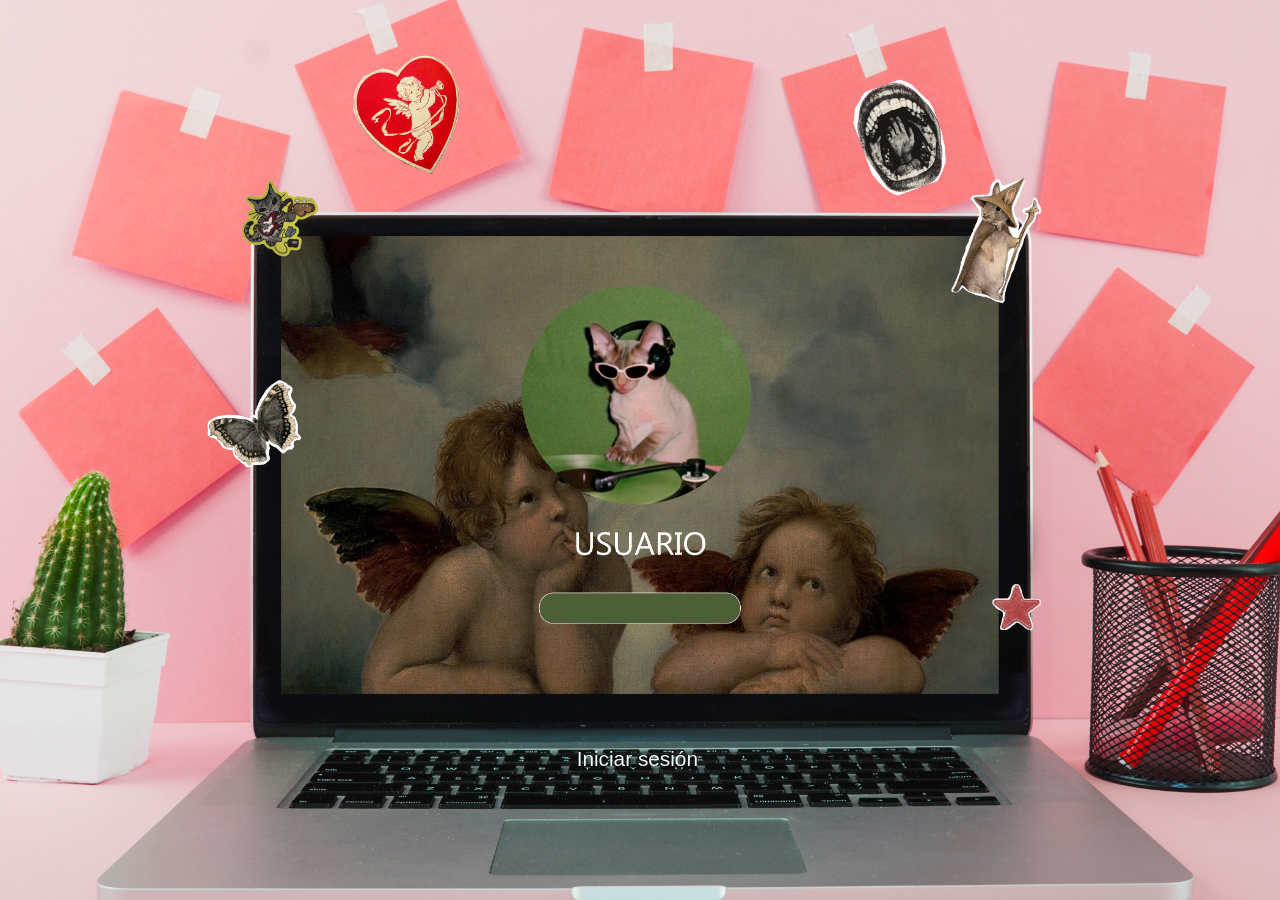
<file: index.html>
<!DOCTYPE html>
<html>
    <head>
        <title>La Música</title>

        <link rel="stylesheet" href="estilo.css"/>

        <script src="script.js" defer></script>

    </head>
    <body>
        <h1 id="titulo"> </h1>
        <p id="textoInicial"></p>

        <div>
        <button id="boton"><a href="computador.html">Iniciar sesión</a></button>
        <div id="compu"></div>
        </div>
        
    </body>
</html>
</file>
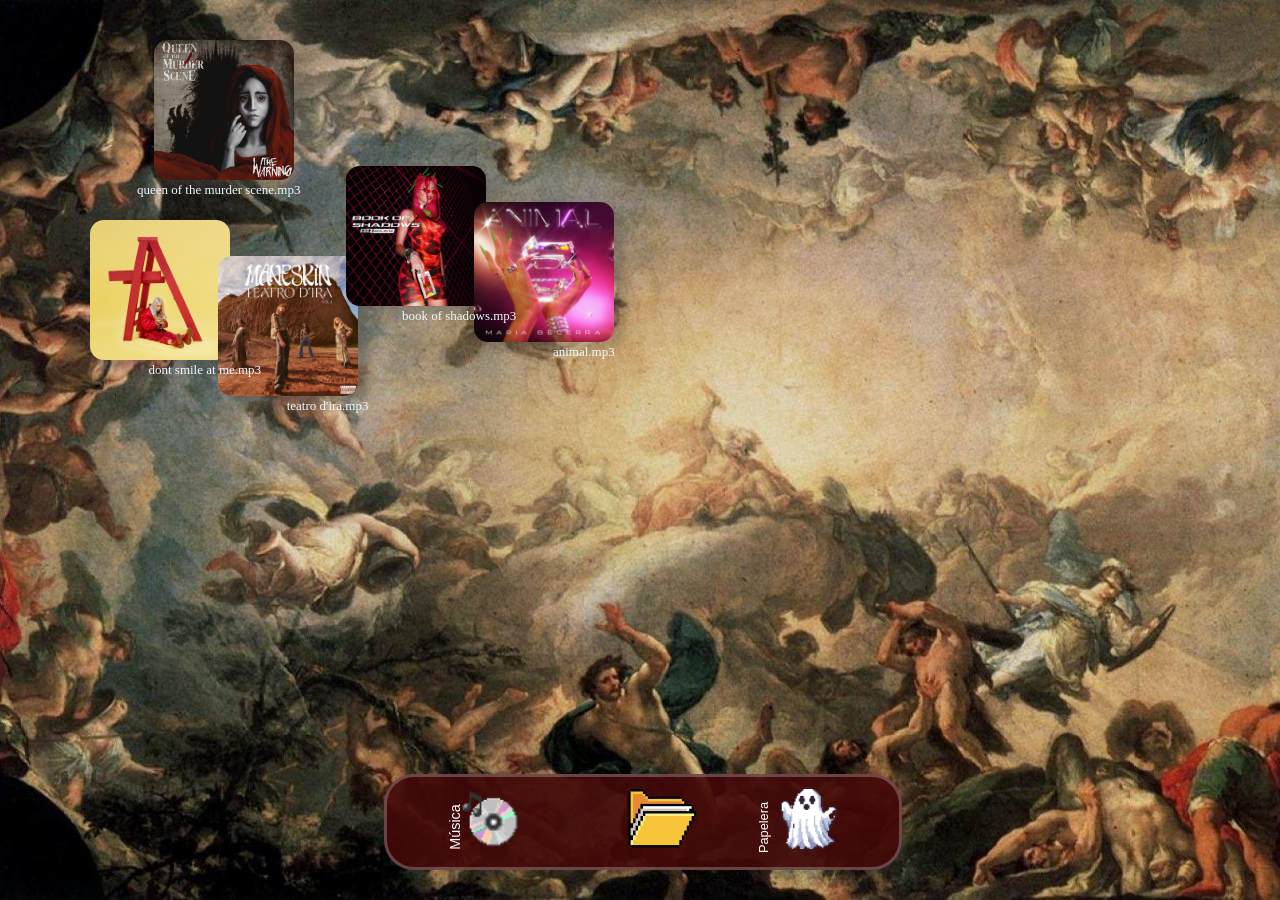
<file: computador.html>
<!DOCTYPE html>
<html>
    <head>
        <meta charset="UTF-8">
        <meta name="viewport" content="width=device-width, initial-scale=1.0">
        <title>La Música</title>

        <link rel="stylesheet" href="computador.css"/>

        <script src="script.js" defer></script>

    </head>
    <body>
        <h1 id="titulo"> </h1>
        <p id="textoInicial"></p>

        <div class="arriba">
            <img class="album" id="uno" src="../assets/billie.png" width="140px" height="">
            <img class="album" id="dos" src="../assets/maneskin.jpg" width="140px" height="">
            <img class="album" id="tres"src="../assets/solene.jpg" width="140px" height=""> 
            <img class="album" id="cuatro" src="../assets/maria.jpg" width="140px" height="">
            <img class="album" id="cinco" src="../assets/the warning.jpg" width="140px" height="">
        </div>


        <div class="iconos">

        <a class="portadas" id="billie">dont smile at me.mp3</a>
        <a class="portadas" id="maneskin">teatro d'ira.mp3</a>
        <a class="portadas" id="solene">book of shadows.mp3</a>
        <a class="portadas" id="maria">animal.mp3</a>
        <a class="portadas" id="warning">queen of the murder scene.mp3</a>

        </div>




        <div class="container">
        <div class="inferior" id="cinferior">
            <img class="carpeta" id="disco" src="../assets/musicaa.png" height="107px" width="">
            <button id="discom"><a href="disco.html">Música</a></button>
            <img class="carpeta" id="folder" src="../assets/folder.png" height="100px" width="">         
            <img class="carpeta" id="papelera" src="../assets/Papelera.png" height="100px" width="">
            <button id="papeleram"><a href="papelera.html">Papelera</a></button>              
        </div>            
        </div>

        <div class="inferiorr" id="bordes"></div>
      

        <div id="ventanaAbierta">
        <div id="ventana"> 
            <div id="lateral"></div>

            <div id="borde"></div>
            <div id="circulo"></div>
            <div id="circudos"></div>
            <div id="circutres"></div>
            <div id="bordebuscador"></div>
            <div id="buscador"></div>

            <h2 id="tituloVentana"></h2>

            <img class="billiev" id="buno" src="../assets/eilish.jpg">
            <h3 id="titulobuno">copycat</h3>

            <img class="billiev" id="bdos" src="../assets/eilish.jpg">
            <h4 id="titulobdos">idontwannabe<br> youanymore</h4>

            <img class="billiev" id="btres" src="../assets/eilish.jpg">
            <h5 id="titulobtres">my boy</h5>

            <img class="billiev" id="bcuatro" src="../assets/eilish.jpg">
            <h6 id="titulobcuatro">watch</h6>

            <img class="billiev" id="bcinco" src="../assets/eilish.jpg">
            <h7 id="titulobcinco">party favor</h7>

            <img class="billiev" id="bseis" src="../assets/eilish.jpg">
            <h8 id="titulobseis">bellyache</h8>

            <img class="billiev" id="bsiete" src="../assets/eilish.jpg">
            <h9 id="titulobsiete">ocean eyes</h9>

            <img class="billiev" id="bocho" src="../assets/eilish.jpg">
            <h10 id="titulobocho">hostage</h10>


        </div>
        </div>

        <div id="pestañabierta">
            <div id="pestaña">
                <div id="bordp"></div>
        
                <div id="pcirculo"></div>
                <div id="pcircudos"></div>
                <div id="pcircutres"></div>
                <div id="pbordebuscador"></div>
                <div id="pbuscador"></div>
                <h2 id="titupesta">Copycat.mp3</h2>
                <h3 id="emu">Don't be cautious</h3>
                <h4 id="emd">crossed the line</h4>
                <h5 id="emt">tryna cop my manner</h5>
                <h6 id="emc">Sorry, sorry, I'm sorry, sorry</h6>
                <h7 id="emci">poison rain</h7>
                <h8 id="ems">all you say are</h8>
                <h9 id="emsi">MINE</h9>
                <h10 id="emdi">You've run out of time</h10>
                <h11 id="emon">you've been uninvited</h11>
                <h12 id="emdo"> I'm your crime</h12>
                <h13 id="emtr">everybody <br>knows my name</h13>
                <h14 id="emca">copyCAT</h14>

                <img id="notas" src="../assets/gatonotas.jpeg">
            </div>
        </div>


        <div id="ventanaAbiertad">
        <div id="ventanad">
            <div id="laterald"></div>

            <div id="borded"></div>
            <div id="circulod"></div>
            <div id="circudosd"></div>
            <div id="circutresd"></div>
            <div id="bordebuscadord"></div>
            <div id="buscadord"></div>


            <h2 id="tituloVentanad"></h2>


            <img class="maneskinv" id="muno" src="../assets/maneskin.jpg">
            <h3 id="titulomuno">zitti e buoni</h3>

            <img class="maneskinv" id="mdos" src="../assets/maneskin.jpg">
            <h4 id="titulomdos">coraline</h4>

            <img class="maneskinv" id="mtres" src="../assets/maneskin.jpg">
            <h5 id="titulomtres">lividi sui gomiti</h5>

            <img class="maneskinv" id="mcuatro" src="../assets/maneskin.jpg">
            <h6 id="titulomcuatro">i wanna be <br> your slave</h6>

            <img class="maneskinv" id="mcinco" src="../assets/maneskin.jpg">
            <h7 id="titulomcinco">in nome del padre</h7>

            <img class="maneskinv" id="mseis" src="../assets/maneskin.jpg">
            <h8 id="titulomseis">for your love</h8>

            <img class="maneskinv" id="msiete" src="../assets/maneskin.jpg">
            <h9 id="titulomsiete">la paura del <br> buio</h9>

            <img class="maneskinv" id="mocho" src="../assets/maneskin.jpg">
            <h10 id="titulomocho">vent'anni</h10>

        </div>
        </div>

        <div id="pestañabiertam">
            <div id="pestañam">
                <div id="bordpm"></div>
        
                <div id="pcirculom"></div>
                <div id="pcircudosm"></div>
                <div id="pcircutresm"></div>
                <div id="pbordebuscadorm"></div>
                <div id="pbuscadorm"></div>
                <h2 id="titupestam">Zitti e buoni</h2>
                <h3 id="emum">Show, never tell</h3>
                <h4 id="emdm">she's heard before</h4>
                <h5 id="emtm">i know you too well</h5>
                <h6 id="emcm">If teardrops could be bottled</h6>
                <h7 id="emcim">you break it</h7>
                <h8 id="emsm">don't wanna be you</h8>
                <h9 id="emsim">ANYMORE</h9>
                <h10 id="emdim">Hands getting cold</h10>
                <h11 id="emonm">We've made every mistake</h11>
                <h12 id="emdom">you're honest?</h12>
                <h13 id="emtrm">If I love you<br> was a promise</h13>
                <h14 id="emcam">idontwannabeyouanymore</h14>

                <img id="notasm" src="../assets/idont.jpeg">
            </div>
        </div>






        <div id="pestañabiertad">
            <div id="pestañad">
                <div id="bordpd"></div>
        
                <div id="pcirculod"></div>
                <div id="pcircudosd"></div>
                <div id="pcircutresd"></div>
                <div id="pbordebuscadord"></div>
                <div id="pbuscadord"></div>
                <h2 id="titupestad">Copycat.mp3</h2>
                <h3 id="emud">Show, never tell</h3>
                <h4 id="emdd">she's heard before</h4>
                <h5 id="emtd">i know you too well</h5>
                <h6 id="emcd">If teardrops could be bottled</h6>
                <h7 id="emcid">you break it</h7>
                <h8 id="emsd">don't wanna be you</h8>
                <h9 id="emsid">ANYMORE</h9>
                <h10 id="emdid">Hands getting cold</h10>
                <h11 id="emond">We've made every mistake</h11>
                <h12 id="emdod">you're honest?</h12>
                <h13 id="emtrd">If I love you<br> was a promise</h13>
                <h14 id="emcad">idontwannabeyouanymore</h14>

                <img id="notasd" src="../assets/idont.jpeg">
            </div>
        </div>


        <div id="ventanaAbiertat">
        <div id="ventanat">
            <div id="lateralt"></div>

            <div id="bordet"></div>
            <div id="circulot"></div>
            <div id="circudost"></div>
            <div id="circutrest"></div>
            <div id="bordebuscadort"></div>
            <div id="buscadort"></div>  
            
            <h2 id="tituloVentanat"></h2>


            <img class="solenev" id="suno" src="../assets/solenee.jpg">
            <h3 id="titulosuno">the flow</h3>

            <img class="solenev" id="sdos" src="../assets/solenee.jpg">
            <h4 id="titulosdos">honey drop</h4>

            <img class="solenev" id="stres" src="../assets/solenee.jpg">
            <h5 id="titulostres">third quarter <br> moon</h5>

            <img class="solenev" id="scuatro" src="../assets/solenee.jpg">
            <h6 id="tituloscuatro">uncrossing</h6>

            <img class="solenev" id="scinco" src="../assets/solenee.jpg">
            <h7 id="tituloscinco">feed your soul</h7>

        </div>

        </div>


        <div id="pestañabiertat">
            <div id="pestañat">
                <div id="bordpt"></div>
        
                <div id="pcirculot"></div>
                <div id="pcircudost"></div>
                <div id="pcircutrest"></div>
                <div id="pbordebuscadort"></div>
                <div id="pbuscadort"></div>
                <h2 id="titupestat">My boy</h2>
                <h3 id="emut">Love, love, love</h3>
                <h4 id="emdt">He cuts 'em off</h4>
                <h5 id="emtt">My boy's being sus</h5>
                <h6 id="emct">love my split ends</h6>
                <h7 id="emcit">hell ain't honest</h7>
                <h8 id="emst">shady enough</h8>
                <h9 id="emsit">DUDE</h9>
                <h10 id="emdit">he's just a shadow</h10>
                <h11 id="emont">He ain't a man</h11>
                <h12 id="emdot">loves his friends</h12>
                <h13 id="emtrt">Don't love me <br>like he promised</h13>
                <h14 id="emcat">my boy</h14>

                <img id="notast" src="../assets/myboy.jpeg">
            </div>
        </div>

        <div id="ventanaAbiertac">
        <div id="ventanac">
            <div id="lateralc"></div>

            <div id="bordec"></div>
            <div id="circuloc"></div>
            <div id="circudosc"></div>
            <div id="circutresc"></div>
            <div id="bordebuscadorc"></div>
            <div id="buscadorc"></div>  
            
            <h2 id="tituloVentanac"></h2>

        <div id="contenedor-maria">

            <div style="display: flex; flex-direction: column; align-items: center; margin: 4%;">
            <img class="mariav" src="../assets/becerra.jpeg">
            <h3 class="titulomariav">animal</h3>
            </div>

            <div style="display: flex; flex-direction: column; align-items: center; margin: 4%;">
            <img class="mariav" src="../assets/becerra.jpeg">
            <h3 class="titulomariav">a solas</h3>
            </div>

            <div style="display: flex; flex-direction: column; align-items: center; margin: 4%;">
            <img class="mariav" src="../assets/becerra.jpeg">
            <h3 class="titulomariav">cerquita de ti</h3>
            </div>

            <div style="display: flex; flex-direction: column; align-items: center; margin: 4%;">
            <img class="mariav"  src="../assets/becerra.jpeg">
            <h3 class="titulomariav">acaramelao</h3>
            </div>

            <div style="display: flex; flex-direction: column; align-items: center; margin: 4%;">
            <img class="mariav"  src="../assets/becerra.jpeg">
            <h3 class="titulomariav">cázame</h3>
            </div>

            <div style="display: flex; flex-direction: column; align-items: center; margin: 4%;">
            <img class="mariav"  src="../assets/becerra.jpeg">
            <h3 class="titulomariav">mi debilidad</h3>
            </div>

            <div style="display: flex; flex-direction: column; align-items: center; margin: 4%;">
            <img class="mariav"  src="../assets/becerra.jpeg">
            <h3 class="titulomariav">hace rato</h3>
            </div>

            <div style="display: flex; flex-direction: column; align-items: center; margin: 4%;">
            <img class="mariav"  src="../assets/becerra.jpeg">
            <h3 class="titulomariav">hipnotiza'</h3>
            </div>

            <div style="display: flex; flex-direction: column; align-items: center; margin: 4%;">
            <img class="mariav" src="../assets/becerra.jpeg">
            <h3 class="titulomariav">episodios</h3>
            </div>

        </div>

        </div>

        </div>
       
        <div id="pestañabiertac">
            <div id="pestañac">
                <div id="bordpc"></div>
        
                <div id="pcirculoc"></div>
                <div id="pcircudosc"></div>
                <div id="pcircutresc"></div>
                <div id="pbordebuscadorc"></div>
                <div id="pbuscadorc"></div>
                <h2 id="titupestac">Watch</h2>
                <h3 id="emuc">call my name</h3>
                <h4 id="emdc">were meant to be</h4>
                <h5 id="emtc">what you wanna see</h5>
                <h6 id="emcc">back to ask it out</h6>
                <h7 id="emcic">my demands aren't high</h7>
                <h8 id="emsc">come runnin'?</h8>
                <h9 id="emsic">NEVER</h9>
                <h10 id="emdic">Your lies will never</h10>
                <h11 id="emonc">now I'm free</h11>
                <h12 id="emdoc">never let you back</h12>
                <h13 id="emtrc">Your love feels <br>so fake</h13>
                <h14 id="emcac">watch</h14>

                <img id="notasc" src="../assets/watch.jpeg">
            </div>
        </div>



        <div id="pestañabiertaci">
            <div id="pestañaci">
                <div id="bordpci"></div>
        
                <div id="pcirculoci"></div>
                <div id="pcircudosci"></div>
                <div id="pcircutresci"></div>
                <div id="pbordebuscadorci"></div>
                <div id="pbuscadorci"></div>
                <h2 id="titupestaci">Party Favor</h2>
                <h3 id="emuci">leave a message</h3>
                <h4 id="emdci">that's bullshit</h4>
                <h5 id="emtci">I hate to do this</h5>
                <h6 id="emcci">the wrong words</h6>
                <h7 id="emcici">I'm not your party favor</h7>
                <h8 id="emsci">Happy birthday</h8>
                <h9 id="emsici">BETTER</h9>
                <h10 id="emdici">mishear all my songs</h10>
                <h11 id="emonci">just forget it</h11>
                <h12 id="emdoci">I'll call the cops</h12>
                <h13 id="emtrci">when you've <br>got a minute</h13>
                <h14 id="emcaci">party favor</h14>

                <img id="notasci" src="../assets/party.jpeg">
            </div>
        </div>


        <div id="pestañabiertas">
            <div id="pestañas">
                <div id="bordps"></div>
        
                <div id="pcirculos"></div>
                <div id="pcircudoss"></div>
                <div id="pcircutress"></div>
                <div id="pbordebuscadors"></div>
                <div id="pbuscadors"></div>
                <h2 id="titupestas">Bellyache</h2>
                <h3 id="emus">Sittin' all alone</h3>
                <h4 id="emds">It's kinda funny</h4>
                <h5 id="emts">bitin' my nails</h5>
                <h6 id="emcs">Where's my mind?</h6>
                <h7 id="emcis">My V is for Vendetta</h7>
                <h8 id="emss">Lay their bodies</h8>
                <h9 id="emsis">AREN'T FAR</h9>
                <h10 id="emdis"> I got a bellyache</h10>
                <h11 id="emons">I left my lover</h11>
                <h12 id="emdos">I'll call the cops</h12>
                <h13 id="emtrs">Lookin' through my <br>room for the money</h13>
                <h14 id="emcas">bellyache</h14>

                <img id="notass" src="../assets/bellyache.jpeg">
            </div>
        </div>


        <div id="pestañabiertao">
            <div id="pestañao">
                <div id="bordpo"></div>
        
                <div id="pcirculoo"></div>
                <div id="pcircudoso"></div>
                <div id="pcircutreso"></div>
                <div id="pbordebuscadoro"></div>
                <div id="pbuscadoro"></div>
                <h2 id="titupestao">Hostage</h2>
                <h3 id="emuo">Alone with you</h3>
                <h4 id="emdo">your fingertips</h4>
                <h5 id="emto">I'll build a wall</h5>
                <h6 id="emco">Just let me </h6>
                <h7 id="emcio">I wanna steal your soul</h7>
                <h8 id="emso">You're all I wanted</h8>
                <h9 id="emsio">FEELS</h9>
                <h10 id="emdio">stay a sec</h10>
                <h11 id="emono">Kiss me</h11>
                <h12 id="emdoo">crawl inside your veins </h12>
                <h13 id="emtro">Hold you like a hostage</h13>
                <h14 id="emcao">hostage</h14>

                <img id="notaso" src="../assets/hostage.jpeg">
            </div>
        </div>


        <div id="pestañabiertasi">
            <div id="pestañasi">
                <div id="bordpsi"></div>
        
                <div id="pcirculosi"></div>
                <div id="pcircudossi"></div>
                <div id="pcircutressi"></div>
                <div id="pbordebuscadorsi"></div>
                <div id="pbuscadorsi"></div>
                <h2 id="titupestasi">Ocean eyes</h2>
                <h3 id="emusi">Those ocean eyes</h3>
                <h4 id="emdsi">No fair</h4>
                <h5 id="emtsi">Can't stop thinkin'</h5>
                <h6 id="emcsi">make me cry</h6>
                <h7 id="emcisi">a world gone blind</h7>
                <h8 id="emssi">with a diamond mind</h8>
                <h9 id="emsisi">I'M SCARED</h9>
                <h10 id="emdisi">He left her lonely</h10>
                <h11 id="emonsi">Burning cities</h11>
                <h12 id="emdosi">Fifteen flares inside </h12>
                <h13 id="emtrsi">I've been watchin' you</h13>
                <h14 id="emcasi">ocean eyes</h14>

                <img id="notaso" src="../assets/ocean.jpeg">
            </div>
        </div>        


        <div id="ventanaAbiertaq">
        <div id="ventanaq">
            <div id="lateralq"></div>

            <div id="bordeq"></div>
            <div id="circuloq"></div>
            <div id="circudosq"></div>
            <div id="circutresq"></div>
            <div id="bordebuscadorq"></div>
            <div id="buscadorq"></div>

            <h2 id="tituloVentanaq"></h2>


        <div id="contenedor-warning">

            <div style="display: flex; flex-direction: column; align-items: center; margin: 4%;">
            <img class="warningv" src="../assets/warning.jpg">
            <h3 class="titulowarningv">dust to dust</h3>
            </div>

            <div style="display: flex; flex-direction: column; align-items: center; margin: 4%;">
            <img class="warningv" src="../assets/warning.jpg">
            <h3 class="titulowarningv">crimson queen</h3>
            </div>

            <div style="display: flex; flex-direction: column; align-items: center; margin: 4%;">
            <img class="warningv"  src="../assets/warning.jpg">
            <h3 class="titulowarningv">ugh</h3>
            </div>

            <div style="display: flex; flex-direction: column; align-items: center; margin: 4%;">
            <img class="warningv"  src="../assets/warning.jpg">
            <h3 class="titulowarningv">the one</h3>
            </div>
            
            <div style="display: flex; flex-direction: column; align-items: center; margin: 4%;">
            <img class="warningv"  src="../assets/warning.jpg">
            <h3 class="titulowarningv">stalker</h3>
            </div>
            
            <div style="display: flex; flex-direction: column; align-items: center; margin: 4%;">
            <img class="warningv"  src="../assets/warning.jpg">
            <h3 class="titulowarningv">red hands <br> never fade</h3>
            </div>
            
            <div style="display: flex; flex-direction: column; align-items: center; margin: 4%;">
            <img class="warningv"  src="../assets/warning.jpg">
            <h3 class="titulowarningv">the sacrifice</h3>
            </div>

            <div style="display: flex; flex-direction: column; align-items: center; margin: 4%;">
            <img class="warningv"  src="../assets/warning.jpg">
            <h3 class="titulowarningv">sinister smiles</h3>
            </div>

            <div style="display: flex; flex-direction: column; align-items: center; margin: 4%;">
            <img class="warningv"  src="../assets/warning.jpg">
            <h3 class="titulowarningv">queen of the <br> murder scene</h3>
        </div>


        </div>
        </div>


    </body>
</html>
</file>
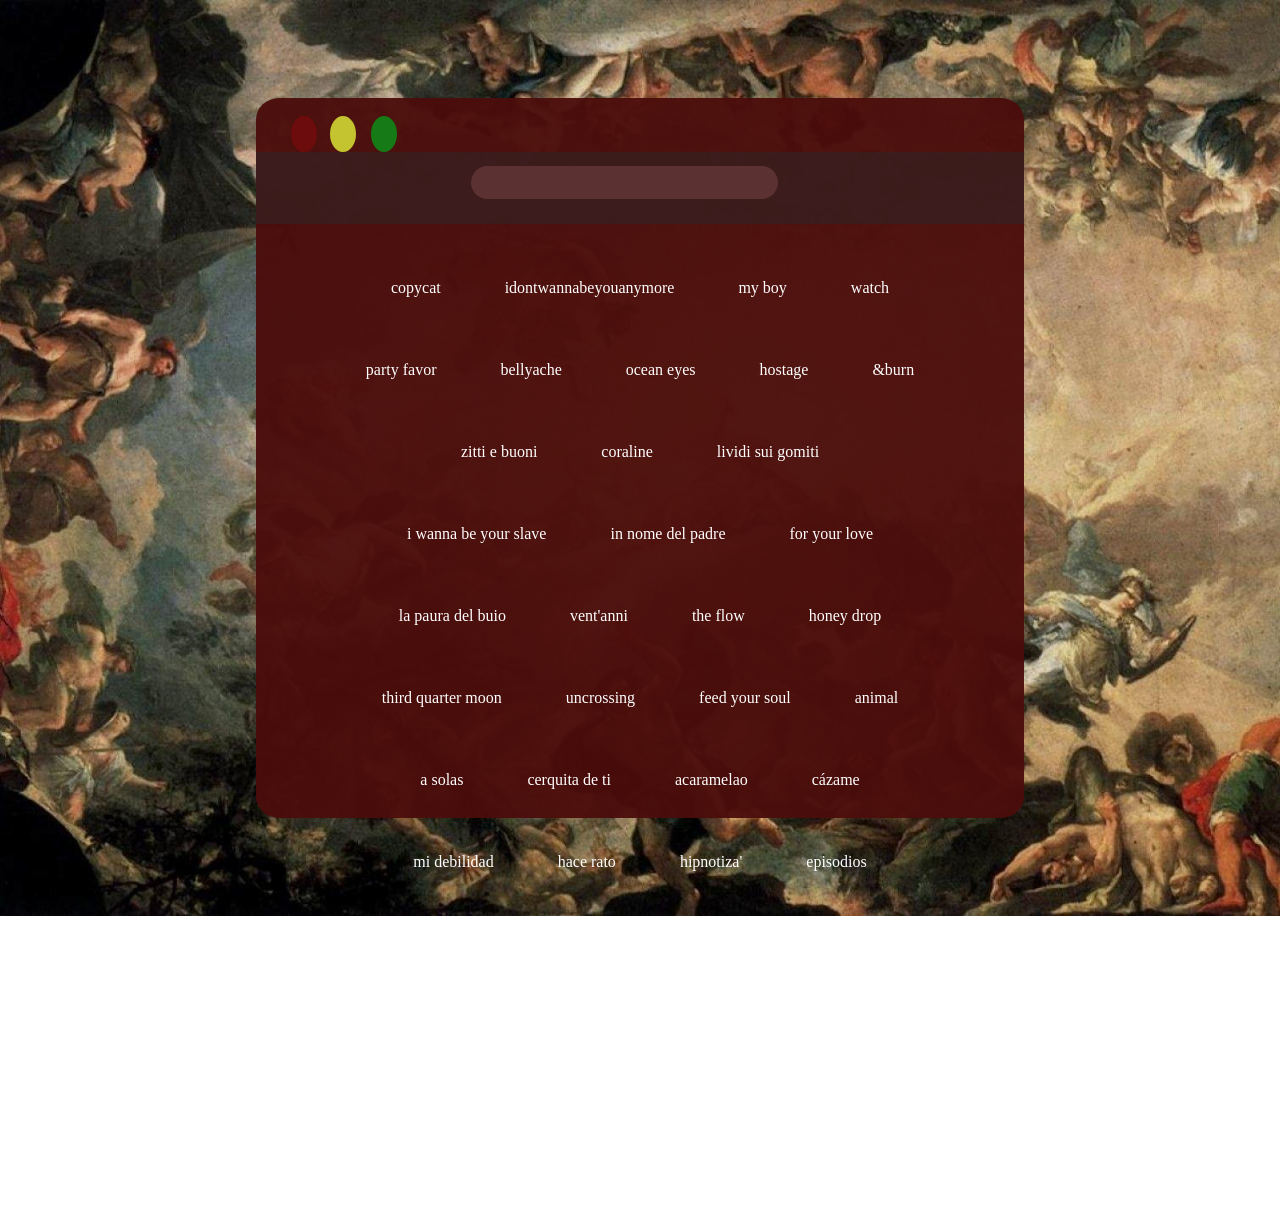
<file: disco.html>
<!DOCTYPE html>
<html>
    <head>

        <title>La Música</title>

        <link rel="stylesheet" href="disco.css"/>

        <script src="script.js" defer></script>

    </head>
    <body>
        <div id="ventanamusica">
          <div id="lienzo">
            
            <div id="lborde"></div>
             <div id="lcirculo"></div>
             <div id="lcircudos"></div>
             <div id="lcircutres"></div>
             <div id="lbordebuscador"></div>
             <div id="lbuscador"></div>

             <div id="contenedor-lista">
            <a class="lista"  href="https://youtu.be/ebb5AinKxWI?si=gIdjtvJqgUB7Mzvj">copycat</a>
            <a class="lista"  href="https://youtu.be/-tn2S3kJlyU?si=IPMEZvxHynPJOgor">idontwannabeyouanymore</a>
            <a class="lista"  href="https://youtu.be/dVUmSgzgOqs?si=6qni1l3hFpvexhGV">my boy</a>
            <a class="lista"  href="https://youtu.be/9dobJDxPEzM?si=DTwHFWImV8--FJP2">watch</a>
            <a class="lista" href="https://youtu.be/tGHTOVw6F4Q?si=NU65kGvZTcH8VvU5">party favor</a>
            <a class="lista" href="https://youtu.be/gBRi6aZJGj4?si=WRUFbiiX16fpukDH">bellyache</a>
            <a class="lista"  href="https://youtu.be/viimfQi_pUw?si=_DYa8RHeAnEQfolr">ocean eyes</a>
            <a class="lista"  href="https://youtu.be/skHbZBsS7hM?si=-xHK540YddlSBVwt">hostage</a>
            <a class="lista"  href="https://youtu.be/BbQlBOHwZz8?si=HagJCWHN4LI17Qw-">&burn</a>
            <a class="lista"  href="https://youtu.be/16GpicX09gk?si=g_mvYhQBDSLWFfF8">zitti e buoni</a>
            <a class="lista"  href="https://youtu.be/QTIkudYT3mg?si=KZ6R3mm_sDYfNuij">coraline</a>
            <a class="lista"  href="https://youtu.be/gjpaAQAhH0k?si=97kVzGFeY0sEfoh5">lividi sui gomiti</a>
            <a class="lista"  href="https://youtu.be/0T-BCIFeqq8?si=59-rxRJQke1xcYli">i wanna be your slave</a>
            <a class="lista"  href="https://youtu.be/HdvPosu0gsw?si=Ow7GVZLpgClFabsp">in nome del padre</a>
            <a class="lista"  href="https://youtu.be/1ivT0iXje5s?si=YbKas4WLu6vUizMq">for your love</a>
            <a class="lista"  href="https://youtu.be/WKuVr21tR7A?si=D324frCPtD79Sjq6">la paura del buio</a>
            <a class="lista"  href="https://youtu.be/ljxOevm3rWU?si=pyq8drDVlXOn-V6u">vent'anni</a>
            <a class="lista"  href="https://youtu.be/-b6zb17Xa90?si=LM3tiuK9f7LrnvZF">the flow</a>
            <a class="lista"  href="https://youtu.be/qWeWafo-uwA?si=nZ-Wjj2Ca7Gz898L">honey drop</a>
            <a class="lista"  href="https://youtu.be/0XzucfAumik?si=LEbUD1oT1dLIJTRp">third quarter moon</a>
            <a class="lista"  href="https://youtu.be/zDG_180vPr0?si=FL5OullQw_B4Qbnt">uncrossing</a>
            <a class="lista"  href="https://youtu.be/uhXRhbtEYBA?si=99BSAhfOs5HsM0i0">feed your soul</a>
            <a class="lista"  href="https://youtu.be/Uw0FZRTnPLc?si=e99qWtWDXKvqhI6i">animal</a>
            <a class="lista"  href="https://youtu.be/2keBWX6iDCU?si=OzeLu6XPziIen7aw">a solas</a>
            <a class="lista"  href="https://youtu.be/noTse__FvdY?si=ojejtP7igb9I0GEL">cerquita de ti</a>
            <a class="lista"  href="https://youtu.be/yiG4lf06J20?si=5wwpdcXDaTqEJ_9c">acaramelao</a>
            <a class="lista"  href="https://youtu.be/rt-M6fcqLHE?si=z-6u65EPiORykNln">cázame</a>
            <a class="lista"  href="https://youtu.be/XF0LH6euBFw?si=exUwuMH6Sx8E6eQr">mi debilidad</a>
            <a class="lista"  href="https://youtu.be/r4Kzx8YWdRA?si=aOhmbbolvw6OawAn">hace rato</a>
            <a class="lista"  href="https://youtu.be/LKvq6jkRiNA?si=W43gE4Ek2SxOMZW-">hipnotiza'</a>
            <a class="lista"  href="https://youtu.be/mEVMdRw8wCk?si=EUT_5DzmgvzcLhLC">episodios</a>
            <a class="lista"  href="https://youtu.be/J_zHZwslwD0?si=TtyUyB78jqq0GsM2">dust to dust</a>
            <a class="lista"  href="https://youtu.be/DNhAiFqBOxs?si=rM89y-z0zx7SDQbE">crimson queen</a>
            <a class="lista"  href="https://youtu.be/cUJgvgNBTSY?si=kXdknpkqaAI2oILV">ugh</a>
            <a class="lista"  href="https://youtu.be/6vdOlGqAvc8?si=PrLCmDiZ4T-F7XBf">the one</a>
            <a class="lista"  href="https://youtu.be/3d_QPhyRztI?si=NGNP8qzjDapxgNMk">stalker</a>
            <a class="lista"  href="https://youtu.be/egi8b1enJi0?si=bz4beqkvLs3ivLLY">red hands never fade</a>
            <a class="lista"  href="https://youtu.be/pI_eg8h-W4U?si=DAc-0Eq_mFZR8HEG">the sacrifice</a>
            <a class="lista"  href="https://youtu.be/txApwH_je6Y?si=CS4J9XP2DHWB5On5">sinister smiles</a> 
            <a class="lista"  href="https://youtu.be/4KUemVrKylA?si=I0aYxFSTzbPMJuBs">queen of the murder scene</a>
            </div>
          </div>
        </div>


        
    </body>
</file>
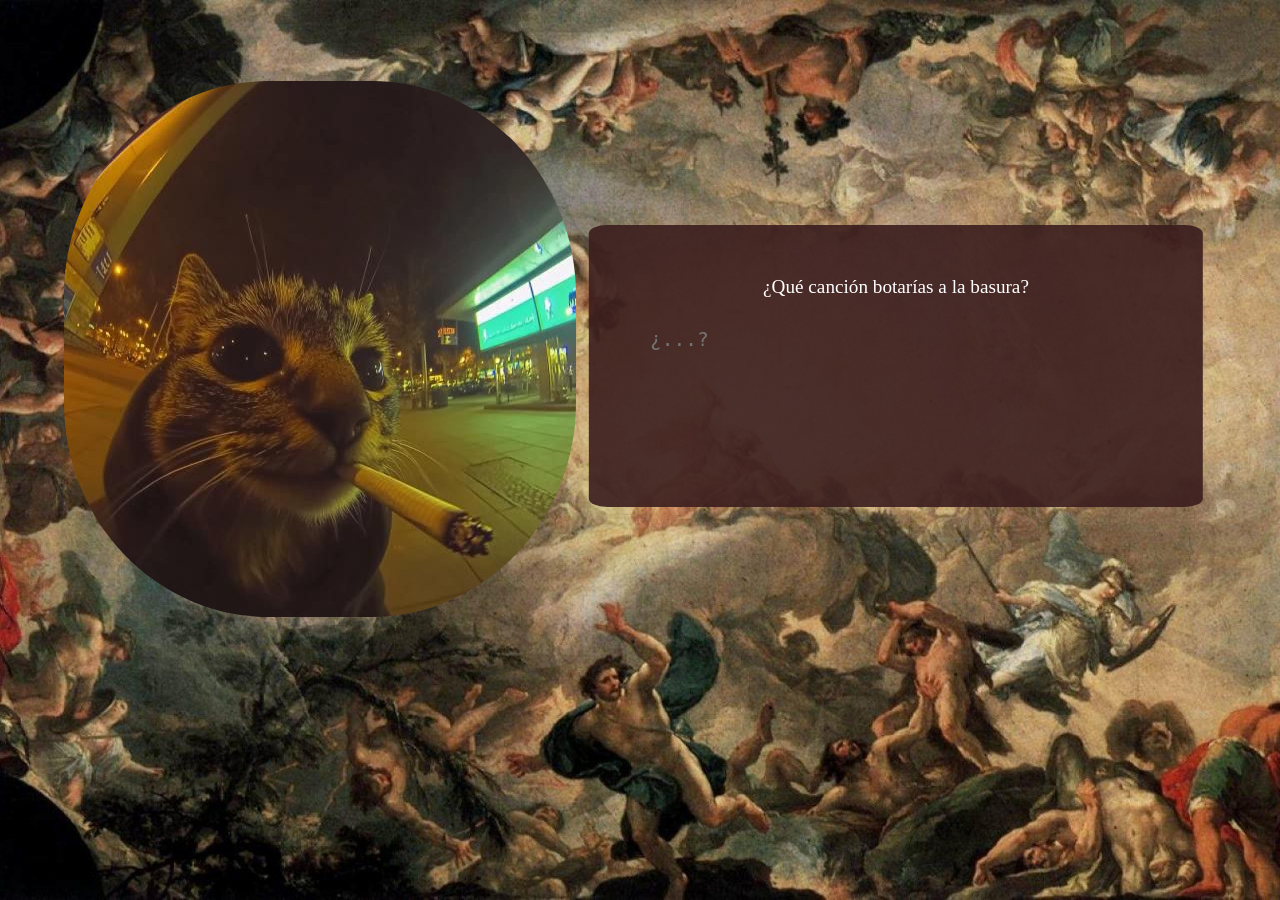
<file: papelera.html>
<!DOCTYPE html>
<html>
    <head>
        <meta charset="UTF-8">
        <meta name="viewport" content="width=device-width, initial-scale=1.0">
        <title>La Música</title>

        <link rel="stylesheet" href="papelera.css"/>

        <script src="script.js" defer></script>

    </head>
    <body>
        <img id="foto" src="../assets/gatoo.jpeg">
        
    <div id="pregunta">
    <p id="preguntaa">¿Qué canción botarías a la basura?</p>

    <textarea id="respuesta" placeholder="¿...?"></textarea>



    </body>
</file>
<file: estilo.css>
body {
    background-image: url("../assets/fondocompuc.jpg");
    background-repeat: no-repeat;
    background-position-y: 21%;
    background-size: cover;
    background-attachment: fixed;
}

#boton {
  font-size: 1.3em;
  background-color: transparent;
  margin-bottom: none;
  border-style:none;
  cursor: pointer;
  transition-duration: 0.4s;
  cursor: pointer;
  position: absolute;
  bottom: 14.2%;
  right: 45%;
}

a:link{
    text-decoration: none;
    display:inline-block;
    color: aliceblue;
}
</file>
<file: computador.css>
body {
    background-image: url("../assets/fondoange.jpg");
    background-repeat: no-repeat;
    background-size: cover;
    background-attachment: fixed;
}

#discom {
  font-size: 0.9em;
  font-family: sans-serif;
  font-weight: 100;
  background-color: transparent;
  margin-bottom: none;
  border-style:none;
  border-color:none;
  cursor: pointer;
  transition-duration: 0.4s;
  cursor: pointer;
  position: absolute;
  bottom: 7.1%;
  left: 33.3%;
  transform: rotate(-90deg);
  z-index: 2;
}

a:link{
    text-decoration: none;
    display:inline-block;
    color: white;
}

#folderm {
  font-size: 0.7em;
  font-family: sans-serif;
  font-weight: 100;
  background-color: transparent;
  margin-bottom: none;
  border-style:none;
  border-color:none;
  cursor: pointer;
  transition-duration: 0.4s;
  cursor: pointer;
  position: absolute;
  bottom: 7.5%;
  left: 45.3%;
  transform: rotate(-90deg);
  z-index: 2;
}

a:link{
    text-decoration: none;
    display:inline-block;
    color: white;
}

#papeleram {
  font-size: 0.8em;
  font-family: sans-serif;
  font-weight: 100;
  background-color: transparent;
  margin-bottom: none;
  border-style:none;
  border-color:none;
  cursor: pointer;
  transition-duration: 0.4s;
  cursor: pointer;
  position: absolute;
  bottom: 7.1%;
  left: 57.2%;
  transform: rotate(-90deg);
  z-index: 2;
}

a:link{
    text-decoration: none;
    display:inline-block;
    color: white;
}

#bordes {
    width: 40vw;
    height: 10vh;
    background-color: #420808e5;
    border-radius: 30px;
    border-style: solid;
    border-color: rgba(240, 248, 255, 0.242);
    z-index: 1;
  
}

.inferior {
  /*top: 82vh;
  left: 30vw;*/
  display: flex;
  justify-content: center;
  align-items: center;
  margin-top: 60vh;
  z-index: 2;
}

.carpeta {

  margin: 0 30px;
  z-index: 2;
}

.inferiorr {
  position: absolute;
  justify-content: center;
  top: 86vh;
  left: 30vw;
  z-index:1;
}



/* primera parte*/
.arriba {
  /*top: 82vh;
  left: 30vw;*/
  display: flex;
  justify-content:flex-start;
  align-items:center;
  margin-top: 25vh;
}

.album {

  margin: 0 26px;

}



#uno {
  position:absolute;
  bottom: 60%;
  right: 80%;
  border-radius: 14px;
  filter:drop-shadow(10px 8px 4px rgba(89, 85, 85, 0.409));
}
#billie {
  color:aliceblue;
  font-family: geneva;
  position: absolute;
  bottom: 58%;
  left: 11.6%;
  font-size: small;
  text-decoration: none;
}


#dos {
  position: absolute;
  bottom: 56%;
  right: 70%;
  border-radius: 14px;
  filter:drop-shadow(10px 8px 4px rgba(89, 85, 85, 0.508)); 
}
#maneskin {
  color:aliceblue;
  font-family: geneva;
  position: absolute;
  bottom: 54%;
  left: 22.4%;
  font-size: small;
  text-decoration: none;

}
#tres {
  position: absolute;
  bottom: 66%;
  right: 60%;
  border-radius: 14px;
  filter:drop-shadow(10px 8px 4px rgba(89, 85, 85, 0.243)); 
}
#solene{
  color:aliceblue;
  font-family: geneva;
  position: absolute;
  bottom: 64%;
  left: 31.4%;
  font-size: small;
  text-decoration: none;
}

#cuatro {
  position: absolute;
  bottom: 62%;
  right: 50%;
  border-radius: 14px;
  filter:drop-shadow(10px 8px 4px rgba(89, 85, 85, 0.263)); 
}
#maria {
  color:aliceblue;
  font-family: geneva;
  position: absolute;
  bottom: 60%;
  left: 43.2%;
  font-size: small;
  text-decoration: none;
}

#cinco {
  position: absolute;
  bottom: 80%;
  left: 10%;
  border-radius: 14px;
  filter:drop-shadow(10px 8px 4px rgba(89, 85, 85, 0.332)); 
}
#warning {
  color:aliceblue;
  font-family: geneva;
  position: absolute;
  bottom: 78%;
  left: 10.7%;
  font-size: small;
  text-decoration: none;
}


/*segunda parte*/
#disco {
  border-radius: 14px;
}

#folder {
  border-radius: 14px;
}

#papelera {
  border-radius: 14px;
}

/*tercera parte*/


#ventana {
    width: 58vw;
    height: 67vh;
    position: absolute;
    bottom: 30%;
    right: 40%;
    background: #420808f5;
    display: none;
    border-radius: 4%;
    overflow: hidden;
}



#borde{
  width: 100%;
  height: 10%;
  background-color: rgb(65, 13, 13);
  position: absolute;
  top: 0.1%;
}

#circulo{
  width:3.4%;
  height: 5%;
  background-color: rgb(109, 12, 12);
  border-radius: 50%;
  position: absolute;
  bottom: 92.5%;
  right: 92%;
}

#circudos{
  width:3.4%;
  height:5%;
  background-color: rgb(196, 196, 49);
  border-radius: 50%;
  position:absolute;
  bottom: 92.5%;
  right: 87%;
}

#circutres{
  width: 3.4%;
  height:5%;
  background-color: rgb(22, 122, 22);
  border-radius: 50%;
  position: absolute;
  bottom: 92.5%;
  right: 81.6%;
}

#lateral{
  width: 16%;
  height: 100%;
  background-color: rgba(58, 30, 30, 0.897);
  position: absolute;
  top:0.1%;
  border-bottom-left-radius: 4%;
  

}

#bordebuscador{
  width:89%;
  height:10%;
  background-color:rgba(58, 30, 30, 0.897);
  position:absolute;
  top: 10%;
  left: 15.8%;
}

#buscador {
  width: 40%;
  height: 4.6%;
  border-radius:20px;
  background-color:rgba(92, 49, 49, 0.979);
  position:absolute;
  top:13%;
  left: 33%; 
}

h2{
  font-size: 0.8em;
  font-family: lucida serif;
  color: white;
  position:absolute;
  top: 11%;
  left: 6%;
}

#buno{
  width: 10%;
  height: auto;
  border-radius: 9%;
  position:absolute;
  top: 26%;
  left: 21%;
}

#titulobuno{
  font-size: 0.7em;
  font-family: lucida serif;
  font-weight: 100;
  position:absolute;
  top: 41%;
  left: 23%;
  color: white;
}

#bdos{
  width: 10%;
  height: auto;
  border-radius: 9%;
  position:absolute;
  top: 26%;
  left: 36.4%;
}
#titulobdos{
  font-size: 0.7em;
  font-family: lucida serif;
  font-weight: 100;
  position:absolute;
  top: 41%;
  left: 36.3%;
  color: white;
}

#btres{
  width: 10%;
  height: auto;
  border-radius: 9%;
  position:absolute;
  top: 26%;
  left: 51.8%;
}
#titulobtres{
  font-size: 0.7em;
  font-family: lucida serif;
  font-weight: 100;
  position:absolute;
  top: 40.5%;
  left: 54.3%;
  color: white;
}

#bcuatro{
  width: 10%;
  height: auto;
  border-radius: 9%;
  position:absolute;
  top: 26%;
  left: 67.4%;
}
#titulobcuatro{
  font-size: 0.7em;
  font-family: lucida serif;
  font-weight: 100;
  position:absolute;
  top: 39%;
  left: 70%;
  color: white;
}

#bcinco{
  width: 10%;
  height: auto;
  border-radius: 9%;
  position:absolute;
  top: 26%;
  left: 84%;
}

#titulobcinco{
  font-size: 0.7em;
  font-family: lucida serif;
  font-weight: 100;
  position:absolute;
  top: 43.9%;
  left: 85%;
  color: white;
}

#bseis{
  width: 10%;
  height: auto;
  border-radius: 9%;
  position:absolute;
  top: 61%;
  left: 28%;
}

#titulobseis{
  font-size: 0.7em;
  font-family: lucida serif;
  font-weight: 100;
  position:absolute;
  top: 79.7%;
  left: 29.4%;
  color: white;
}

#bsiete{
  width: 10%;
  height: auto;
  border-radius: 9%;
  position:absolute;
  top: 61%;
  left: 44%;
}

#titulobsiete{
  font-size: 0.7em;
  font-family: lucida serif;
  font-weight: 100;
  position:absolute;
  top: 79.7%;
  left: 44.6%;
  color: white;
}

#bocho{
  width: 10%;
  height: auto;
  border-radius: 9%;
  position:absolute;
  top: 61%;
  left: 60.2%;
}

#titulobocho{
  font-size: 0.7em;
  font-family: lucida serif;
  font-weight: 100;
  position:absolute;
  top: 79.7%;
  left: 62.4%;
  color: white;
}

#bnueve{
  width: 10%;
  height: auto;
  border-radius: 9%;
  position:absolute;
  top: 61%;
  left: 76.2%;
}

#titulobnueve{
  font-size: 0.7em;
  font-family: lucida serif;
  font-weight: 100;
  position:absolute;
  top: 79.7%;
  left: 79.3%;
  color: white;
}
/*segunda ventana*/

#ventanad {
    width: 58vw;
    height: 67vh;
    position: absolute;
    bottom: 30%;
    left: 34%;
    background: #124208f5;
    display: none;
    border-radius: 4%;
    overflow: hidden;
}



#borded{
  width: 100%;
  height: 10%;
  background-color: rgb(34, 65, 13);
  position: absolute;
  top: 0.1%;
}

#circulod{
  width:3.4%;
  height: 5%;
  background-color: rgb(109, 12, 12);
  border-radius: 50%;
  position: absolute;
  bottom: 92.5%;
  right: 92%;
}

#circudosd{
  width:3.4%;
  height:5%;
  background-color: rgb(196, 196, 49);
  border-radius: 50%;
  position:absolute;
  bottom: 92.5%;
  right: 87%;
}

#circutresd{
  width: 3.4%;
  height:5%;
  background-color: rgb(22, 122, 22);
  border-radius: 50%;
  position: absolute;
  bottom: 92.5%;
  right: 81.6%;
}

#laterald{
  width: 16%;
  height: 100%;
  background-color: rgba(38, 58, 30, 0.897);
  position: absolute;
  top:0.1%;
  border-bottom-left-radius: 4%;
  

}

#bordebuscadord{
  width:89%;
  height:10%;
  background-color:rgba(38, 58, 30, 0.897);
  position:absolute;
  top: 10%;
  left: 15.8%;
}

#buscadord {
  width: 40%;
  height: 4.6%;
  border-radius:20px;
  background-color:rgba(63, 92, 49, 0.979);
  position:absolute;
  top:13%;
  left: 33%; 
}

h2{
  font-size: 0.8em;
  font-family: lucida serif;
  color: white;
  position:absolute;
  top: 11%;
  left: 6%;
}

#muno{
  width: 10%;
  height: auto;
  border-radius: 9%;
  position:absolute;
  top: 26%;
  left: 21%;
}

#titulomuno{
  font-size: 0.7em;
  font-family: lucida serif;
  font-weight: 100;
  position:absolute;
  top: 41%;
  left: 21.7%;
  color: white;
}

#mdos{
  width: 10%;
  height: auto;
  border-radius: 9%;
  position:absolute;
  top: 26%;
  left: 36.4%;
}
#titulomdos{
  font-size: 0.7em;
  font-family: lucida serif;
  font-weight: 100;
  position:absolute;
  top: 41%;
  left: 38.8%;
  color: white;
}

#mtres{
  width: 10%;
  height: auto;
  border-radius: 9%;
  position:absolute;
  top: 26%;
  left: 51.8%;
}
#titulomtres{
  font-size: 0.7em;
  font-family: lucida serif;
  font-weight: 100;
  position:absolute;
  top: 40.5%;
  left: 51.6%;
  color: white;
}

#mcuatro{
  width: 10%;
  height: auto;
  border-radius: 9%;
  position:absolute;
  top: 26%;
  left: 66.4%;
}
#titulomcuatro{
  font-size: 0.7em;
  font-family: lucida serif;
  font-weight: 100;
  position:absolute;
  top: 39%;
  left: 68.8%;
  color: white;
}

#mcinco{
  width: 10%;
  height: auto;
  border-radius: 9%;
  position:absolute;
  top: 26%;
  left: 82%;
}

#titulomcinco{
  font-size: 0.7em;
  font-family: lucida serif;
  font-weight: 100;
  position:absolute;
  top: 43.9%;
  left: 81%;
  color: white;
}

#mseis{
  width: 10%;
  height: auto;
  border-radius: 9%;
  position:absolute;
  top: 61%;
  left: 35%;
}

#titulomseis{
  font-size: 0.7em;
  font-family: lucida serif;
  font-weight: 100;
  position:absolute;
  top: 79.7%;
  left: 35.4%;
  color: white;
}

#msiete{
  width: 10%;
  height: auto;
  border-radius: 9%;
  position:absolute;
  top: 61%;
  left: 52%;
}

#titulomsiete{
  font-size: 0.7em;
  font-family: lucida serif;
  font-weight: 100;
  position:absolute;
  top: 79.7%;
  left: 54.6%;
  color: white;
}

#mocho{
  width: 10%;
  height: auto;
  border-radius: 9%;
  position:absolute;
  top: 61%;
  left: 69.7%;
}

#titulomocho{
  font-size: 0.7em;
  font-family: lucida serif;
  font-weight: 100;
  position:absolute;
  top: 79.7%;
  left: 71.5%;
  color: white;
}

/*tercera ventana*/

#ventanat {
    width: 58vw;
    height: 67vh;
    position: absolute;
    bottom: 26%;
    left: 23%;
    background: #082642f5;
    display: none;
    border-radius: 4%;
    overflow: hidden;
}



#bordet{
  width: 100%;
  height: 10%;
  background-color: #082142f5;
  position: absolute;
  top: 0.1%;
}

#circulot{
  width:3.4%;
  height: 5%;
  background-color: rgb(109, 12, 12);
  border-radius: 50%;
  position: absolute;
  bottom: 92.5%;
  right: 92%;
}

#circudost{
  width:3.4%;
  height:5%;
  background-color: rgb(196, 196, 49);
  border-radius: 50%;
  position:absolute;
  bottom: 92.5%;
  right: 87%;
}

#circutrest{
  width: 3.4%;
  height:5%;
  background-color: rgb(22, 122, 22);
  border-radius: 50%;
  position: absolute;
  bottom: 92.5%;
  right: 81.6%;
}

#lateralt{
  width: 16%;
  height: 100%;
  background-color: rgba(30, 47, 58, 0.897);
  position: absolute;
  top:0.1%;
  border-bottom-left-radius: 4%;
  

}

#bordebuscadort{
  width:89%;
  height:10%;
  background-color:rgba(30, 47, 58, 0.897);
  position:absolute;
  top: 10%;
  left: 15.8%;
}

#buscadort {
  width: 40%;
  height: 4.6%;
  border-radius:20px;
  background-color:rgba(49, 69, 92, 0.979);
  position:absolute;
  top:13%;
  left: 33%; 
}

h2{
  font-size: 0.8em;
  font-family: lucida serif;
  color: white;
  position:absolute;
  top: 11%;
  left: 6%;
}

#suno{
  width: 10%;
  height: auto;
  border-radius: 9%;
  position:absolute;
  top: 26%;
  left: 21%;
}

#titulosuno{
  font-size: 0.7em;
  font-family: lucida serif;
  font-weight: 100;
  position:absolute;
  top: 41%;
  left: 21.7%;
  color: white;
}

#sdos{
  width: 10%;
  height: auto;
  border-radius: 9%;
  position:absolute;
  top: 63%;
  left: 36.4%;
}
#titulosdos{
  font-size: 0.7em;
  font-family: lucida serif;
  font-weight: 100;
  position:absolute;
  top: 78.5%;
  left: 37.4%;
  color: white;
}

#stres{
  width: 10%;
  height: auto;
  border-radius: 9%;
  position:absolute;
  top: 26%;
  left: 51.8%;
}
#titulostres{
  font-size: 0.7em;
  font-family: lucida serif;
  font-weight: 100;
  position:absolute;
  top: 40.5%;
  left: 51.6%;
  color: white;
}

#scuatro{
  width: 10%;
  height: auto;
  border-radius: 9%;
  position:absolute;
  top: 63%;
  left: 66.4%;
}
#tituloscuatro{
  font-size: 0.7em;
  font-family: lucida serif;
  font-weight: 100;
  position:absolute;
  top: 76.5%;
  left: 67.8%;
  color: white;
}

#scinco{
  width: 10%;
  height: auto;
  border-radius: 9%;
  position:absolute;
  top: 26%;
  left: 82%;
}

#tituloscinco{
  font-size: 0.7em;
  font-family: lucida serif;
  font-weight: 100;
  position:absolute;
  top: 43.9%;
  left: 81%;
  color: white;
}

/*cuarta*/

#ventanac {
    width: 58vw;
    height: 67vh;
    position: absolute;
    bottom: 18%;
    left: 23%;
    background: #320842f5;
    display: none;
    border-radius: 4%;
    overflow: hidden;
}



#bordec{
  width: 100%;
  height: 10%;
  background-color: #320842f5;
  position: absolute;
  top: 0.1%;
}

#circuloc{
  width:3.4%;
  height: 5%;
  background-color: rgb(109, 12, 12);
  border-radius: 50%;
  position: absolute;
  bottom: 92.5%;
  right: 92%;
}

#circudosc{
  width:3.4%;
  height:5%;
  background-color: rgb(196, 196, 49);
  border-radius: 50%;
  position:absolute;
  bottom: 92.5%;
  right: 87%;
}

#circutresc{
  width: 3.4%;
  height:5%;
  background-color: rgb(22, 122, 22);
  border-radius: 50%;
  position: absolute;
  bottom: 92.5%;
  right: 81.6%;
}

#lateralc{
  width: 16%;
  height: 100%;
  background-color: rgba(47, 30, 58, 0.897);
  position: absolute;
  top:0.1%;
  border-bottom-left-radius: 4%;
  

}

#bordebuscadorc{
  width:89%;
  height:10%;
  background-color:rgba(47, 30, 58, 0.897);
  position:absolute;
  top: 10%;
  left: 15.8%;
}

#buscadorc {
  width: 40%;
  height: 4.6%;
  border-radius:20px;
  background-color:rgba(82, 49, 92, 0.979);
  position:absolute;
  top:13%;
  left: 33%; 
}

h2{
  font-size: 0.8em;
  font-family: lucida serif;
  color: white;
  position:absolute;
  top: 11%;
  left: 6%;
}

/*quinta*/

#ventanaq {
    width: 58vw;
    height: 67vh;
    position: absolute;
    top: 3%;
    right: 39%;
    background: #422908f5;
    display: none;
    border-radius: 4%;
    overflow: hidden;
}


#bordeq{
  width: 100%;
  height: 10%;
  background-color: #422908f5;
  position: absolute;
  top: 0.1%;
}

#circuloq{
  width:3.4%;
  height: 5%;
  background-color: rgb(109, 12, 12);
  border-radius: 50%;
  position: absolute;
  bottom: 92.5%;
  right: 92%;
}

#circudosq{
  width:3.4%;
  height:5%;
  background-color: rgb(196, 196, 49);
  border-radius: 50%;
  position:absolute;
  bottom: 92.5%;
  right: 87%;
}

#circutresq{
  width: 3.4%;
  height:5%;
  background-color: rgb(22, 122, 22);
  border-radius: 50%;
  position: absolute;
  bottom: 92.5%;
  right: 81.6%;
}

#lateralq{
  width: 16%;
  height: 100%;
  background-color: rgba(58, 45, 30, 0.897);
  position: absolute;
  top:0.1%;
  border-bottom-left-radius: 4%;
  

}

#bordebuscadorq{
  width:89%;
  height:10%;
  background-color:rgba(58, 45, 30, 0.897);
  position:absolute;
  top: 10%;
  left: 15.8%;
}

#buscadorq {
  width: 40%;
  height: 4.6%;
  border-radius:20px;
  background-color:rgba(92, 73, 49, 0.979);
  position:absolute;
  top:13%;
  left: 33%; 
}

h2{
  font-size: 0.8em;
  font-family: lucida serif;
  color: white;
  position:absolute;
  top: 11%;
  left: 6%;
}
/* warning */

#contenedor-warning{
    display: flex;
    flex-wrap: wrap;
    padding: 1% 1%;
    justify-content:space-around;
    align-content: stretch;
    align-items: baseline;
    flex-direction: row;
    padding: 14% 16%;
}

.warningv{
    text-decoration: none;
    color: white;
    max-height: 82px;
    width: auto;
    border-radius: 7%;
}

.titulowarningv{
    text-decoration: none;
    color: white;
    margin: 1em;
}

/*warning*/

/*maria*/
#contenedor-maria{
    display: flex;
    flex-wrap: wrap;
    padding: 1% 1%;
    justify-content:space-around;
    align-content: stretch;
    align-items: baseline;
    flex-direction: row;
    padding: 14% 16%;
}

.mariav{
    text-decoration: none;
    color: white;
    max-height: 82px;
    width: auto;
    border-radius: 7%;
}

.titulomariav{
    text-decoration: none;
    color: white;
    margin: 1em;
}
/*maria*/


/* inferior*/


#pestaña{
    width: 58vw;
    height: 67vh;
    position: absolute;
    top: 9%;
    left: 30%;
    background: #300404f5;
    display: none;
    border-radius: 4%;
}

#notas{
  position: absolute;
  max-height: 67%;
  width: auto;
  top: 24%;
  left:27%;
  border-radius: 8%;
  box-shadow: 2px 2px 20px rgba(100, 51, 47, 0.979);
  
}

#emu{
  font-size: 1.2em;
  font-family: 'Courier New', Courier, monospace;
  text-align: center;
  position: absolute;
  top: 20%;
  left:2%;
  color: rgb(184, 159, 159);
  font-weight: 100;
}

#emd{
  font-size: 1.1em;
  font-family:Georgia, 'Times New Roman', Times, serif;
  text-align: center;
  position: absolute;
  top: 29%;
  left:5%;
  color: rgb(184, 159, 159);
  font-weight: 100;
}
#emt{
  font-size: 1em;
  font-family: 'Courier New', Courier, monospace;
  text-align: center;
  position: absolute;
  top: 39%;
  left:1%;
  color: rgb(184, 159, 159);
  font-weight: 100;
}
#emc{
  font-size: 1em;
  font-family:Impact, Haettenschweiler, 'Arial Narrow Bold', sans-serif;
  text-align: center;
  position: absolute;
  top: 64%;
  left:8.6%;
  color: rgb(184, 159, 159);
  font-weight: 200;
  transform: rotate(-90deg);
}

#emci{
  font-size: 1.1em;
  font-family:Georgia, 'Times New Roman', Times, serif;
  text-align: center;
  position: absolute;
  top: 56%;
  left:2%;
  color: rgb(184, 159, 159);
  font-weight: 100;
}
#ems{
  font-size: 1em;
  font-family:Verdana, Geneva, Tahoma, sans-serif;
  text-align: center;
  position: absolute;
  top: 86%;
  left:2%;
  color: rgb(184, 159, 159);
  font-weight: 100;
}

#emsi{
  font-size: 3em;
  font-family:Cambria, Cochin, Georgia, Times, 'Times New Roman', serif;
  text-align: center;
  position: absolute;
  top: 67%;
  left:2.7%;
  color: rgb(184, 159, 159);
  font-weight: 200;
}

#emdi{
  font-size: 1em;
  font-family:Arial, Helvetica, sans-serif;
  text-align: center;
  position: absolute;
  top: 24%;
  right:2%;
  color: rgb(184, 159, 159);
  font-weight: 100;
}

#emon{
  font-size: 1.7em;
  font-family:'Gill Sans', 'Gill Sans MT', Calibri, 'Trebuchet MS', sans-serif;
  text-align: center;
  position: absolute;
  top: 54%;
  right:4%;
  color: rgb(184, 159, 159);
  font-weight: 100;
  transform: rotate(90deg)
}

#emdo{
  font-size: 0.8em;
  font-family:'Courier New', Courier, monospace;
  text-align: center;
  position: absolute;
  top: 64%;
  right:3%;
  color: rgb(184, 159, 159);
  font-weight: 100;
}

#emtr{
  font-size: 0.8em;
  font-family: 'Franklin Gothic Medium', 'Arial Narrow', Arial, sans-serif;
  text-align: center;
  position: absolute;
  top: 44%;
  right:3%;
  color: rgb(184, 159, 159);
  font-weight: 100;
}

#emca{
  font-size: 2.1em;
  font-family:'Segoe UI', Tahoma, Geneva, Verdana, sans-serif;
  text-align: center;
  position: absolute;
  top: 87%;
  right:3%;
  color: rgb(184, 159, 159);
  font-weight: 100;
}


#pbordebuscador{
  width:768px;
  height:40px;
  background-color:#2c0a0af5;
  position:absolute;
  top: 10%;
  left: 0.1%;
}

#pbuscador {
  width: 40%;
  height: 4.6%;
  border-radius:20px;
  background-color:rgba(100, 51, 47, 0.979);
  position:absolute;
  top:11.8%;
  left: 33%; 
}

#bordp{
  width: 100%;
  height: 10%;
  background-color: #300404f5;
  position: absolute;
  top: 0.1%;
}

#pcirculo{
  width:3.4%;
  height: 5%;
  background-color: rgb(109, 12, 12);
  border-radius: 50%;
  position: absolute;
  bottom: 92.5%;
  right: 92%;
}

#pcircudos{
  width:3.4%;
  height:5%;
  background-color: rgb(196, 196, 49);
  border-radius: 50%;
  position:absolute;
  bottom: 92.5%;
  right: 87%;
}

#pcircutres{
  width: 3.4%;
  height:5%;
  background-color: rgb(22, 122, 22);
  border-radius: 50%;
  position: absolute;
  bottom: 92.5%;
  right: 81.6%;
}

/* otros */

#pestañad{
    width: 58vw;
    height: 67vh;
    position: absolute;
    top: 9%;
    left: 30%;
    background: #300404f5;
    display: none;
    border-radius: 4%;
}

#notasd{
  position: absolute;
  max-height: 67%;
  width: auto;
  top: 24%;
  left:27%;
  border-radius: 8%;
  box-shadow: 2px 2px 20px rgba(100, 51, 47, 0.979);
  
}

#emud{
  font-size: 1.2em;
  font-family: 'Courier New', Courier, monospace;
  text-align: center;
  position: absolute;
  top: 20%;
  left:2%;
  color: rgb(184, 159, 159);
  font-weight: 100;
}

#emdd{
  font-size: 1.1em;
  font-family:Georgia, 'Times New Roman', Times, serif;
  text-align: center;
  position: absolute;
  top: 29%;
  left:5%;
  color: rgb(184, 159, 159);
  font-weight: 100;
}
#emtd{
  font-size: 1em;
  font-family: 'Courier New', Courier, monospace;
  text-align: center;
  position: absolute;
  top: 39%;
  left:1%;
  color: rgb(184, 159, 159);
  font-weight: 100;
}
#emcd{
  font-size: 1em;
  font-family:Impact, Haettenschweiler, 'Arial Narrow Bold', sans-serif;
  text-align: center;
  position: absolute;
  top: 64%;
  left:10%;
  color: rgb(184, 159, 159);
  font-weight: 200;
  transform: rotate(-90deg);
}

#emcid{
  font-size: 1.1em;
  font-family:Georgia, 'Times New Roman', Times, serif;
  text-align: center;
  position: absolute;
  top: 56%;
  left:2%;
  color: rgb(184, 159, 159);
  font-weight: 100;
}
#emsd{
  font-size: 0.7em;
  font-family:Verdana, Geneva, Tahoma, sans-serif;
  text-align: center;
  position: absolute;
  top: 86%;
  left:2%;
  color: rgb(184, 159, 159);
  font-weight: 100;
}

#emsid{
  font-size: 1.6em;
  font-family:Cambria, Cochin, Georgia, Times, 'Times New Roman', serif;
  text-align: center;
  position: absolute;
  top: 69%;
  left:2.7%;
  color: rgb(184, 159, 159);
  font-weight: 200;
}

#emdid{
  font-size: 1em;
  font-family:Arial, Helvetica, sans-serif;
  text-align: center;
  position: absolute;
  top: 24%;
  right:2%;
  color: rgb(184, 159, 159);
  font-weight: 100;
}

#emond{
  font-size: 1.5em;
  font-family:'Gill Sans', 'Gill Sans MT', Calibri, 'Trebuchet MS', sans-serif;
  text-align: center;
  position: absolute;
  top: 54%;
  right:2.6%;
  color: rgb(184, 159, 159);
  font-weight: 100;
  transform: rotate(90deg)
}

#emdod{
  font-size: 0.8em;
  font-family:'Courier New', Courier, monospace;
  text-align: center;
  position: absolute;
  top: 64%;
  right:3%;
  color: rgb(184, 159, 159);
  font-weight: 100;
}

#emtrd{
  font-size: 0.8em;
  font-family: 'Franklin Gothic Medium', 'Arial Narrow', Arial, sans-serif;
  text-align: center;
  position: absolute;
  top: 44%;
  right:3%;
  color: rgb(184, 159, 159);
  font-weight: 100;
}

#emcad{
  font-size: 1.4em;
  font-family:'Segoe UI', Tahoma, Geneva, Verdana, sans-serif;
  text-align: center;
  position: absolute;
  top: 91%;
  right:3%;
  color: rgb(184, 159, 159);
  font-weight: 100;
}


#pbordebuscadord{
  width:768px;
  height:40px;
  background-color:#2c0a0af5;
  position:absolute;
  top: 10%;
  left: 0.1%;
}

#pbuscadord {
  width: 40%;
  height: 4.6%;
  border-radius:20px;
  background-color:rgba(100, 51, 47, 0.979);
  position:absolute;
  top:11.8%;
  left: 33%; 
}

#bordpd{
  width: 100%;
  height: 10%;
  background-color: #300404f5;
  position: absolute;
  top: 0.1%;
}

#pcirculod{
  width:3.4%;
  height: 5%;
  background-color: rgb(109, 12, 12);
  border-radius: 50%;
  position: absolute;
  bottom: 92.5%;
  right: 92%;
}

#pcircudosd{
  width:3.4%;
  height:5%;
  background-color: rgb(196, 196, 49);
  border-radius: 50%;
  position:absolute;
  bottom: 92.5%;
  right: 87%;
}

#pcircutresd{
  width: 3.4%;
  height:5%;
  background-color: rgb(22, 122, 22);
  border-radius: 50%;
  position: absolute;
  bottom: 92.5%;
  right: 81.6%;
}

/*otro 2*/

#pestañat{
    width: 58vw;
    height: 67vh;
    position: absolute;
    top: 9%;
    left: 30%;
    background: #300404f5;
    display: none;
    border-radius: 4%;
}

#notast{
  position: absolute;
  max-height: 67%;
  width: auto;
  top: 24%;
  left:27%;
  border-radius: 8%;
  box-shadow: 2px 2px 20px rgba(100, 51, 47, 0.979);
  
}

#emut{
  font-size: 1.2em;
  font-family: 'Courier New', Courier, monospace;
  text-align: center;
  position: absolute;
  top: 20%;
  left:2%;
  color: rgb(184, 159, 159);
  font-weight: 100;
}

#emdt{
  font-size: 1.1em;
  font-family:Georgia, 'Times New Roman', Times, serif;
  text-align: center;
  position: absolute;
  top: 29%;
  left:5%;
  color: rgb(184, 159, 159);
  font-weight: 100;
}
#emtt{
  font-size: 1em;
  font-family: 'Courier New', Courier, monospace;
  text-align: center;
  position: absolute;
  top: 39%;
  left:1%;
  color: rgb(184, 159, 159);
  font-weight: 100;
}
#emct{
  font-size: 1em;
  font-family:Impact, Haettenschweiler, 'Arial Narrow Bold', sans-serif;
  text-align: center;
  position: absolute;
  top: 65%;
  left:12%;
  color: rgb(184, 159, 159);
  font-weight: 200;
  transform: rotate(-90deg);
}

#emcit{
  font-size: 1.1em;
  font-family:Georgia, 'Times New Roman', Times, serif;
  text-align: center;
  position: absolute;
  top: 56%;
  left:2%;
  color: rgb(184, 159, 159);
  font-weight: 100;
}
#emst{
  font-size: 0.7em;
  font-family:Verdana, Geneva, Tahoma, sans-serif;
  text-align: center;
  position: absolute;
  top: 86%;
  left:2%;
  color: rgb(184, 159, 159);
  font-weight: 100;
}

#emsit{
  font-size: 1.6em;
  font-family:Cambria, Cochin, Georgia, Times, 'Times New Roman', serif;
  text-align: center;
  position: absolute;
  top: 69%;
  left:2.7%;
  color: rgb(184, 159, 159);
  font-weight: 200;
}

#emdit{
  font-size: 1em;
  font-family:Arial, Helvetica, sans-serif;
  text-align: center;
  position: absolute;
  top: 24%;
  right:2%;
  color: rgb(184, 159, 159);
  font-weight: 100;
}

#emont{
  font-size: 1.5em;
  font-family:'Gill Sans', 'Gill Sans MT', Calibri, 'Trebuchet MS', sans-serif;
  text-align: center;
  position: absolute;
  top: 54%;
  right:14%;
  color: rgb(184, 159, 159);
  font-weight: 100;
  transform: rotate(90deg)
}

#emdot{
  font-size: 0.8em;
  font-family:'Courier New', Courier, monospace;
  text-align: center;
  position: absolute;
  top: 64%;
  right:3%;
  color: rgb(184, 159, 159);
  font-weight: 100;
}

#emtrt{
  font-size: 0.8em;
  font-family: 'Franklin Gothic Medium', 'Arial Narrow', Arial, sans-serif;
  text-align: center;
  position: absolute;
  top: 44%;
  right:3%;
  color: rgb(184, 159, 159);
  font-weight: 100;
}

#emcat{
  font-size: 1.4em;
  font-family:'Segoe UI', Tahoma, Geneva, Verdana, sans-serif;
  text-align: center;
  position: absolute;
  top: 91%;
  right:3%;
  color: rgb(184, 159, 159);
  font-weight: 100;
}


#pbordebuscadort{
  width:768px;
  height:40px;
  background-color:#2c0a0af5;
  position:absolute;
  top: 10%;
  left: 0.1%;
}

#pbuscadort {
  width: 40%;
  height: 4.6%;
  border-radius:20px;
  background-color:rgba(100, 51, 47, 0.979);
  position:absolute;
  top:11.8%;
  left: 33%; 
}

#bordpt{
  width: 100%;
  height: 10%;
  background-color: #300404f5;
  position: absolute;
  top: 0.1%;
}

#pcirculot{
  width:3.4%;
  height: 5%;
  background-color: rgb(109, 12, 12);
  border-radius: 50%;
  position: absolute;
  bottom: 92.5%;
  right: 92%;
}

#pcircudost{
  width:3.4%;
  height:5%;
  background-color: rgb(196, 196, 49);
  border-radius: 50%;
  position:absolute;
  bottom: 92.5%;
  right: 87%;
}

#pcircutrest{
  width: 3.4%;
  height:5%;
  background-color: rgb(22, 122, 22);
  border-radius: 50%;
  position: absolute;
  bottom: 92.5%;
  right: 81.6%;
}


/* otro 3*/


#pestañac{
    width: 58vw;
    height: 67vh;
    position: absolute;
    top: 9%;
    left: 30%;
    background: #300404f5;
    display: none;
    border-radius: 4%;
}

#notasc{
  position: absolute;
  max-height: 67%;
  width: auto;
  top: 24%;
  left:27%;
  border-radius: 8%;
  box-shadow: 2px 2px 20px rgba(100, 51, 47, 0.979);
  
}

#emuc{
  font-size: 1.2em;
  font-family: 'Courier New', Courier, monospace;
  text-align: center;
  position: absolute;
  top: 20%;
  left:2%;
  color: rgb(184, 159, 159);
  font-weight: 100;
}

#emdc{
  font-size: 1.1em;
  font-family:Georgia, 'Times New Roman', Times, serif;
  text-align: center;
  position: absolute;
  top: 29%;
  left:5%;
  color: rgb(184, 159, 159);
  font-weight: 100;
}
#emtc{
  font-size: 1em;
  font-family: 'Courier New', Courier, monospace;
  text-align: center;
  position: absolute;
  top: 39%;
  left:1%;
  color: rgb(184, 159, 159);
  font-weight: 100;
}
#emcc{
  font-size: 1em;
  font-family:Impact, Haettenschweiler, 'Arial Narrow Bold', sans-serif;
  text-align: center;
  position: absolute;
  top: 67%;
  left:14%;
  color: rgb(184, 159, 159);
  font-weight: 200;
  transform: rotate(-90deg);
}

#emcic{
  font-size: 1.1em;
  font-family:Georgia, 'Times New Roman', Times, serif;
  text-align: center;
  position: absolute;
  top: 56%;
  left:2%;
  color: rgb(184, 159, 159);
  font-weight: 100;
}
#emsc{
  font-size: 0.7em;
  font-family:Verdana, Geneva, Tahoma, sans-serif;
  text-align: center;
  position: absolute;
  top: 86%;
  left:2%;
  color: rgb(184, 159, 159);
  font-weight: 100;
}

#emsic{
  font-size: 1.6em;
  font-family:Cambria, Cochin, Georgia, Times, 'Times New Roman', serif;
  text-align: center;
  position: absolute;
  top: 69%;
  left:2.7%;
  color: rgb(184, 159, 159);
  font-weight: 200;
}

#emdic{
  font-size: 1em;
  font-family:Arial, Helvetica, sans-serif;
  text-align: center;
  position: absolute;
  top: 24%;
  right:2%;
  color: rgb(184, 159, 159);
  font-weight: 100;
}

#emonc{
  font-size: 1.5em;
  font-family:'Gill Sans', 'Gill Sans MT', Calibri, 'Trebuchet MS', sans-serif;
  text-align: center;
  position: absolute;
  top: 54%;
  right:14%;
  color: rgb(184, 159, 159);
  font-weight: 100;
  transform: rotate(90deg);
}

#emdoc{
  font-size: 0.8em;
  font-family:'Courier New', Courier, monospace;
  text-align: center;
  position: absolute;
  top: 64%;
  right:2%;
  color: rgb(184, 159, 159);
  font-weight: 100;
}

#emtrc{
  font-size: 0.8em;
  font-family: 'Franklin Gothic Medium', 'Arial Narrow', Arial, sans-serif;
  text-align: center;
  position: absolute;
  top: 44%;
  right:3%;
  color: rgb(184, 159, 159);
  font-weight: 100;
}

#emcac{
  font-size: 1.4em;
  font-family:'Segoe UI', Tahoma, Geneva, Verdana, sans-serif;
  text-align: center;
  position: absolute;
  top: 91%;
  right:3%;
  color: rgb(184, 159, 159);
  font-weight: 100;
}


#pbordebuscadorc{
  width:768px;
  height:40px;
  background-color:#2c0a0af5;
  position:absolute;
  top: 10%;
  left: 0.1%;
}

#pbuscadorc {
  width: 40%;
  height: 4.6%;
  border-radius:20px;
  background-color:rgba(100, 51, 47, 0.979);
  position:absolute;
  top:11.8%;
  left: 33%; 
}

#bordpc{
  width: 100%;
  height: 10%;
  background-color: #300404f5;
  position: absolute;
  top: 0.1%;
}

#pcirculoc{
  width:3.4%;
  height: 5%;
  background-color: rgb(109, 12, 12);
  border-radius: 50%;
  position: absolute;
  bottom: 92.5%;
  right: 92%;
}

#pcircudosc{
  width:3.4%;
  height:5%;
  background-color: rgb(196, 196, 49);
  border-radius: 50%;
  position:absolute;
  bottom: 92.5%;
  right: 87%;
}

#pcircutresc{
  width: 3.4%;
  height:5%;
  background-color: rgb(22, 122, 22);
  border-radius: 50%;
  position: absolute;
  bottom: 92.5%;
  right: 81.6%;
}


/* otro */


#pestañaci{
    width: 58vw;
    height: 67vh;
    position: absolute;
    top: 9%;
    left: 30%;
    background: #300404f5;
    display: none;
    border-radius: 4%;
}

#notasci{
  position: absolute;
  max-height: 67%;
  width: auto;
  top: 24%;
  left:27%;
  border-radius: 8%;
  box-shadow: 2px 2px 20px rgba(100, 51, 47, 0.979);
  
}

#emuci{
  font-size: 1.2em;
  font-family: 'Courier New', Courier, monospace;
  text-align: center;
  position: absolute;
  top: 20%;
  left:2%;
  color: rgb(184, 159, 159);
  font-weight: 100;
}

#emdci{
  font-size: 1.1em;
  font-family:Georgia, 'Times New Roman', Times, serif;
  text-align: center;
  position: absolute;
  top: 29%;
  left:5%;
  color: rgb(184, 159, 159);
  font-weight: 100;
}
#emtci{
  font-size: 1em;
  font-family: 'Courier New', Courier, monospace;
  text-align: center;
  position: absolute;
  top: 39%;
  left:1%;
  color: rgb(184, 159, 159);
  font-weight: 100;
}
#emcci{
  font-size: 1em;
  font-family:Impact, Haettenschweiler, 'Arial Narrow Bold', sans-serif;
  text-align: center;
  position: absolute;
  top: 67%;
  left:14%;
  color: rgb(184, 159, 159);
  font-weight: 200;
  transform: rotate(-90deg);
}

#emcici{
  font-size: 1.1em;
  font-family:Georgia, 'Times New Roman', Times, serif;
  text-align: center;
  position: absolute;
  top: 56%;
  left:2%;
  color: rgb(184, 159, 159);
  font-weight: 100;
}
#emsci{
  font-size: 0.7em;
  font-family:Verdana, Geneva, Tahoma, sans-serif;
  text-align: center;
  position: absolute;
  top: 86%;
  left:2%;
  color: rgb(184, 159, 159);
  font-weight: 100;
}

#emsici{
  font-size: 1.6em;
  font-family:Cambria, Cochin, Georgia, Times, 'Times New Roman', serif;
  text-align: center;
  position: absolute;
  top: 69%;
  left:2.7%;
  color: rgb(184, 159, 159);
  font-weight: 200;
}

#emdici{
  font-size: 1em;
  font-family:Arial, Helvetica, sans-serif;
  text-align: center;
  position: absolute;
  top: 24%;
  right:2%;
  color: rgb(184, 159, 159);
  font-weight: 100;
}

#emonci{
  font-size: 1.5em;
  font-family:'Gill Sans', 'Gill Sans MT', Calibri, 'Trebuchet MS', sans-serif;
  text-align: center;
  position: absolute;
  top: 54%;
  right:17%;
  color: rgb(184, 159, 159);
  font-weight: 100;
  transform: rotate(90deg);
}

#emdoci{
  font-size: 0.8em;
  font-family:'Courier New', Courier, monospace;
  text-align: center;
  position: absolute;
  top: 64%;
  right:2%;
  color: rgb(184, 159, 159);
  font-weight: 100;
}

#emtrci{
  font-size: 0.8em;
  font-family: 'Franklin Gothic Medium', 'Arial Narrow', Arial, sans-serif;
  text-align: center;
  position: absolute;
  top: 44%;
  right:3%;
  color: rgb(184, 159, 159);
  font-weight: 100;
}

#emcaci{
  font-size: 1.4em;
  font-family:'Segoe UI', Tahoma, Geneva, Verdana, sans-serif;
  text-align: center;
  position: absolute;
  top: 91%;
  right:3%;
  color: rgb(184, 159, 159);
  font-weight: 100;
}


#pbordebuscadorci{
  width:768px;
  height:40px;
  background-color:#2c0a0af5;
  position:absolute;
  top: 10%;
  left: 0.1%;
}

#pbuscadorci {
  width: 40%;
  height: 4.6%;
  border-radius:20px;
  background-color:rgba(100, 51, 47, 0.979);
  position:absolute;
  top:11.8%;
  left: 33%; 
}

#bordpci{
  width: 100%;
  height: 10%;
  background-color: #300404f5;
  position: absolute;
  top: 0.1%;
}

#pcirculoci{
  width:3.4%;
  height: 5%;
  background-color: rgb(109, 12, 12);
  border-radius: 50%;
  position: absolute;
  bottom: 92.5%;
  right: 92%;
}

#pcircudosci{
  width:3.4%;
  height:5%;
  background-color: rgb(196, 196, 49);
  border-radius: 50%;
  position:absolute;
  bottom: 92.5%;
  right: 87%;
}

#pcircutresci{
  width: 3.4%;
  height:5%;
  background-color: rgb(22, 122, 22);
  border-radius: 50%;
  position: absolute;
  bottom: 92.5%;
  right: 81.6%;
}


/* otro*/

#pestañas{
    width: 58vw;
    height: 67vh;
    position: absolute;
    top: 9%;
    left: 30%;
    background: #300404f5;
    display: none;
    border-radius: 4%;
}

#notass{
  position: absolute;
  max-height: 67%;
  width: auto;
  top: 24%;
  left:36%;
  border-radius: 8%;
  box-shadow: 2px 2px 20px rgba(100, 51, 47, 0.979);
  
}

#emus{
  font-size: 1.2em;
  font-family: 'Courier New', Courier, monospace;
  text-align: center;
  position: absolute;
  top: 20%;
  left:2%;
  color: rgb(184, 159, 159);
  font-weight: 100;
}

#emds{
  font-size: 1.1em;
  font-family:Georgia, 'Times New Roman', Times, serif;
  text-align: center;
  position: absolute;
  top: 29%;
  left:5%;
  color: rgb(184, 159, 159);
  font-weight: 100;
}
#emts{
  font-size: 1em;
  font-family: 'Courier New', Courier, monospace;
  text-align: center;
  position: absolute;
  top: 39%;
  left:1%;
  color: rgb(184, 159, 159);
  font-weight: 100;
}
#emcs{
  font-size: 1em;
  font-family:Impact, Haettenschweiler, 'Arial Narrow Bold', sans-serif;
  text-align: center;
  position: absolute;
  top: 67%;
  left:20%;
  color: rgb(184, 159, 159);
  font-weight: 200;
  transform: rotate(-90deg);
}

#emcis{
  font-size: 1.1em;
  font-family:Georgia, 'Times New Roman', Times, serif;
  text-align: center;
  position: absolute;
  top: 56%;
  left:2%;
  color: rgb(184, 159, 159);
  font-weight: 100;
}
#emss{
  font-size: 0.7em;
  font-family:Verdana, Geneva, Tahoma, sans-serif;
  text-align: center;
  position: absolute;
  top: 86%;
  left:2%;
  color: rgb(184, 159, 159);
  font-weight: 100;
}

#emsis{
  font-size: 1.6em;
  font-family:Cambria, Cochin, Georgia, Times, 'Times New Roman', serif;
  text-align: center;
  position: absolute;
  top: 69%;
  left:2.7%;
  color: rgb(184, 159, 159);
  font-weight: 200;
}

#emdis{
  font-size: 1em;
  font-family:Arial, Helvetica, sans-serif;
  text-align: center;
  position: absolute;
  top: 24%;
  right:2%;
  color: rgb(184, 159, 159);
  font-weight: 100;
}

#emons{
  font-size: 1.5em;
  font-family:'Gill Sans', 'Gill Sans MT', Calibri, 'Trebuchet MS', sans-serif;
  text-align: center;
  position: absolute;
  top: 54%;
  right:17%;
  color: rgb(184, 159, 159);
  font-weight: 100;
  transform: rotate(90deg);
}

#emdos{
  font-size: 0.8em;
  font-family:'Courier New', Courier, monospace;
  text-align: center;
  position: absolute;
  top: 64%;
  right:2%;
  color: rgb(184, 159, 159);
  font-weight: 100;
}

#emtrs{
  font-size: 0.8em;
  font-family: 'Franklin Gothic Medium', 'Arial Narrow', Arial, sans-serif;
  text-align: center;
  position: absolute;
  top: 44%;
  right:3%;
  color: rgb(184, 159, 159);
  font-weight: 100;
}

#emcas{
  font-size: 1.4em;
  font-family:'Segoe UI', Tahoma, Geneva, Verdana, sans-serif;
  text-align: center;
  position: absolute;
  top: 91%;
  right:3%;
  color: rgb(184, 159, 159);
  font-weight: 100;
}


#pbordebuscadors{
  width:768px;
  height:40px;
  background-color:#2c0a0af5;
  position:absolute;
  top: 10%;
  left: 0.1%;
}

#pbuscadors {
  width: 40%;
  height: 4.6%;
  border-radius:20px;
  background-color:rgba(100, 51, 47, 0.979);
  position:absolute;
  top:11.8%;
  left: 33%; 
}

#bordps{
  width: 100%;
  height: 10%;
  background-color: #300404f5;
  position: absolute;
  top: 0.1%;
}

#pcirculos{
  width:3.4%;
  height: 5%;
  background-color: rgb(109, 12, 12);
  border-radius: 50%;
  position: absolute;
  bottom: 92.5%;
  right: 92%;
}

#pcircudoss{
  width:3.4%;
  height:5%;
  background-color: rgb(196, 196, 49);
  border-radius: 50%;
  position:absolute;
  bottom: 92.5%;
  right: 87%;
}

#pcircutress{
  width: 3.4%;
  height:5%;
  background-color: rgb(22, 122, 22);
  border-radius: 50%;
  position: absolute;
  bottom: 92.5%;
  right: 81.6%;
}


/* otro*/


#pestañasi{
    width: 58vw;
    height: 67vh;
    position: absolute;
    top: 9%;
    left: 30%;
    background: #300404f5;
    display: none;
    border-radius: 4%;
}

#notassi{
  position: absolute;
  max-height: 67%;
  width: auto;
  top: 24%;
  left:36%;
  border-radius: 8%;
  box-shadow: 2px 2px 20px rgba(100, 51, 47, 0.979);
  
}

#emusi{
  font-size: 1.2em;
  font-family: 'Courier New', Courier, monospace;
  text-align: center;
  position: absolute;
  top: 20%;
  left:2%;
  color: rgb(184, 159, 159);
  font-weight: 100;
}

#emdsi{
  font-size: 1.1em;
  font-family:Georgia, 'Times New Roman', Times, serif;
  text-align: center;
  position: absolute;
  top: 29%;
  left:5%;
  color: rgb(184, 159, 159);
  font-weight: 100;
}
#emtsi{
  font-size: 1em;
  font-family: 'Courier New', Courier, monospace;
  text-align: center;
  position: absolute;
  top: 39%;
  left:1%;
  color: rgb(184, 159, 159);
  font-weight: 100;
}
#emcsi{
  font-size: 1em;
  font-family:Impact, Haettenschweiler, 'Arial Narrow Bold', sans-serif;
  text-align: center;
  position: absolute;
  top: 67%;
  left:20%;
  color: rgb(184, 159, 159);
  font-weight: 200;
  transform: rotate(-90deg);
}

#emcisi{
  font-size: 1.1em;
  font-family:Georgia, 'Times New Roman', Times, serif;
  text-align: center;
  position: absolute;
  top: 56%;
  left:2%;
  color: rgb(184, 159, 159);
  font-weight: 100;
}
#emssi{
  font-size: 0.7em;
  font-family:Verdana, Geneva, Tahoma, sans-serif;
  text-align: center;
  position: absolute;
  top: 86%;
  left:2%;
  color: rgb(184, 159, 159);
  font-weight: 100;
}

#emsisi{
  font-size: 1.6em;
  font-family:Cambria, Cochin, Georgia, Times, 'Times New Roman', serif;
  text-align: center;
  position: absolute;
  top: 69%;
  left:2.7%;
  color: rgb(184, 159, 159);
  font-weight: 200;
}

#emdisi{
  font-size: 1em;
  font-family:Arial, Helvetica, sans-serif;
  text-align: center;
  position: absolute;
  top: 24%;
  right:2%;
  color: rgb(184, 159, 159);
  font-weight: 100;
}

#emonsi{
  font-size: 1.5em;
  font-family:'Gill Sans', 'Gill Sans MT', Calibri, 'Trebuchet MS', sans-serif;
  text-align: center;
  position: absolute;
  top: 54%;
  right:17%;
  color: rgb(184, 159, 159);
  font-weight: 100;
  transform: rotate(90deg);
}

#emdosi{
  font-size: 0.8em;
  font-family:'Courier New', Courier, monospace;
  text-align: center;
  position: absolute;
  top: 64%;
  right:2%;
  color: rgb(184, 159, 159);
  font-weight: 100;
}

#emtrsi{
  font-size: 0.8em;
  font-family: 'Franklin Gothic Medium', 'Arial Narrow', Arial, sans-serif;
  text-align: center;
  position: absolute;
  top: 44%;
  right:3%;
  color: rgb(184, 159, 159);
  font-weight: 100;
}

#emcasi{
  font-size: 1.4em;
  font-family:'Segoe UI', Tahoma, Geneva, Verdana, sans-serif;
  text-align: center;
  position: absolute;
  top: 91%;
  right:3%;
  color: rgb(184, 159, 159);
  font-weight: 100;
}


#pbordebuscadorsi{
  width:768px;
  height:40px;
  background-color:#2c0a0af5;
  position:absolute;
  top: 10%;
  left: 0.1%;
}

#pbuscadorsi {
  width: 40%;
  height: 4.6%;
  border-radius:20px;
  background-color:rgba(100, 51, 47, 0.979);
  position:absolute;
  top:11.8%;
  left: 33%; 
}

#bordpsi{
  width: 100%;
  height: 10%;
  background-color: #300404f5;
  position: absolute;
  top: 0.1%;
}

#pcirculosi{
  width:3.4%;
  height: 5%;
  background-color: rgb(109, 12, 12);
  border-radius: 50%;
  position: absolute;
  bottom: 92.5%;
  right: 92%;
}

#pcircudossi{
  width:3.4%;
  height:5%;
  background-color: rgb(196, 196, 49);
  border-radius: 50%;
  position:absolute;
  bottom: 92.5%;
  right: 87%;
}

#pcircutressi{
  width: 3.4%;
  height:5%;
  background-color: rgb(22, 122, 22);
  border-radius: 50%;
  position: absolute;
  bottom: 92.5%;
  right: 81.6%;
}


/* otro */


#pestañao{
    width: 58vw;
    height: 67vh;
    position: absolute;
    top: 9%;
    left: 30%;
    background: #300404f5;
    display: none;
    border-radius: 4%;
}

#notaso{
  position: absolute;
  max-height: 47%;
  width: auto;
  top: 34%;
  left:30%;
  border-radius: 8%;
  box-shadow: 2px 2px 20px rgba(100, 51, 47, 0.979);
  
}

#emuo{
  font-size: 1.2em;
  font-family: 'Courier New', Courier, monospace;
  text-align: center;
  position: absolute;
  top: 20%;
  left:2%;
  color: rgb(184, 159, 159);
  font-weight: 100;
}

#emdo{
  font-size: 1.1em;
  font-family:Georgia, 'Times New Roman', Times, serif;
  text-align: center;
  position: absolute;
  top: 29%;
  left:5%;
  color: rgb(184, 159, 159);
  font-weight: 100;
}
#emto{
  font-size: 1em;
  font-family: 'Courier New', Courier, monospace;
  text-align: center;
  position: absolute;
  top: 39%;
  left:1%;
  color: rgb(184, 159, 159);
  font-weight: 100;
}
#emco{
  font-size: 1em;
  font-family:Impact, Haettenschweiler, 'Arial Narrow Bold', sans-serif;
  text-align: center;
  position: absolute;
  top: 67%;
  left:20%;
  color: rgb(184, 159, 159);
  font-weight: 200;
  transform: rotate(-90deg);
}

#emcio{
  font-size: 1.1em;
  font-family:Georgia, 'Times New Roman', Times, serif;
  text-align: center;
  position: absolute;
  top: 56%;
  left:2%;
  color: rgb(184, 159, 159);
  font-weight: 100;
}
#emso{
  font-size: 0.7em;
  font-family:Verdana, Geneva, Tahoma, sans-serif;
  text-align: center;
  position: absolute;
  top: 86%;
  left:2%;
  color: rgb(184, 159, 159);
  font-weight: 100;
}

#emsio{
  font-size: 1.6em;
  font-family:Cambria, Cochin, Georgia, Times, 'Times New Roman', serif;
  text-align: center;
  position: absolute;
  top: 69%;
  left:2.7%;
  color: rgb(184, 159, 159);
  font-weight: 200;
}

#emdio{
  font-size: 1em;
  font-family:Arial, Helvetica, sans-serif;
  text-align: center;
  position: absolute;
  top: 24%;
  right:2%;
  color: rgb(184, 159, 159);
  font-weight: 100;
}

#emono{
  font-size: 1.5em;
  font-family:'Gill Sans', 'Gill Sans MT', Calibri, 'Trebuchet MS', sans-serif;
  text-align: center;
  position: absolute;
  top: 54%;
  right:17%;
  color: rgb(184, 159, 159);
  font-weight: 100;
  transform: rotate(90deg);
}

#emdoo{
  font-size: 0.8em;
  font-family:'Courier New', Courier, monospace;
  text-align: center;
  position: absolute;
  top: 64%;
  right:2%;
  color: rgb(184, 159, 159);
  font-weight: 100;
}

#emtro{
  font-size: 0.8em;
  font-family: 'Franklin Gothic Medium', 'Arial Narrow', Arial, sans-serif;
  text-align: center;
  position: absolute;
  top: 44%;
  right:3%;
  color: rgb(184, 159, 159);
  font-weight: 100;
}

#emcao{
  font-size: 1.4em;
  font-family:'Segoe UI', Tahoma, Geneva, Verdana, sans-serif;
  text-align: center;
  position: absolute;
  top: 91%;
  right:3%;
  color: rgb(184, 159, 159);
  font-weight: 100;
}


#pbordebuscadoro{
  width:768px;
  height:40px;
  background-color:#2c0a0af5;
  position:absolute;
  top: 10%;
  left: 0.1%;
}

#pbuscadoro{
  width: 40%;
  height: 4.6%;
  border-radius:20px;
  background-color:rgba(100, 51, 47, 0.979);
  position:absolute;
  top:11.8%;
  left: 33%; 
}

#bordpo{
  width: 100%;
  height: 10%;
  background-color: #300404f5;
  position: absolute;
  top: 0.1%;
}

#pcirculoo{
  width:3.4%;
  height: 5%;
  background-color: rgb(109, 12, 12);
  border-radius: 50%;
  position: absolute;
  bottom: 92.5%;
  right: 92%;
}

#pcircudoso{
  width:3.4%;
  height:5%;
  background-color: rgb(196, 196, 49);
  border-radius: 50%;
  position:absolute;
  bottom: 92.5%;
  right: 87%;
}

#pcircutreso{
  width: 3.4%;
  height:5%;
  background-color: rgb(22, 122, 22);
  border-radius: 50%;
  position: absolute;
  bottom: 92.5%;
  right: 81.6%;
}


/* otro */

#pestañam{
    width: 58vw;
    height: 67vh;
    position: absolute;
    top: 9%;
    left: 30%;
    background: #a76f15f5;
    display: none;
    border-radius: 4%;
}

#notasm{
  position: absolute;
  max-height: 47%;
  width: auto;
  top: 34%;
  left:30%;
  border-radius: 8%;
  box-shadow: 2px 2px 20px rgba(154, 105, 72, 0.979);
  
}

#emum{
  font-size: 1.2em;
  font-family: 'Courier New', Courier, monospace;
  text-align: center;
  position: absolute;
  top: 20%;
  left:2%;
  color: rgb(184, 159, 159);
  font-weight: 100;
}

#emdm{
  font-size: 1.1em;
  font-family:Georgia, 'Times New Roman', Times, serif;
  text-align: center;
  position: absolute;
  top: 29%;
  left:5%;
  color: rgb(184, 159, 159);
  font-weight: 100;
}
#emtm{
  font-size: 1em;
  font-family: 'Courier New', Courier, monospace;
  text-align: center;
  position: absolute;
  top: 39%;
  left:1%;
  color: rgb(184, 159, 159);
  font-weight: 100;
}
#emcm{
  font-size: 1em;
  font-family:Impact, Haettenschweiler, 'Arial Narrow Bold', sans-serif;
  text-align: center;
  position: absolute;
  top: 67%;
  left:20%;
  color: rgb(184, 159, 159);
  font-weight: 200;
  transform: rotate(-90deg);
}

#emcim{
  font-size: 1.1em;
  font-family:Georgia, 'Times New Roman', Times, serif;
  text-align: center;
  position: absolute;
  top: 56%;
  left:2%;
  color: rgb(184, 159, 159);
  font-weight: 100;
}
#emsm{
  font-size: 0.7em;
  font-family:Verdana, Geneva, Tahoma, sans-serif;
  text-align: center;
  position: absolute;
  top: 86%;
  left:2%;
  color: rgb(184, 159, 159);
  font-weight: 100;
}

#emsim{
  font-size: 1.6em;
  font-family:Cambria, Cochin, Georgia, Times, 'Times New Roman', serif;
  text-align: center;
  position: absolute;
  top: 69%;
  left:2.7%;
  color: rgb(184, 159, 159);
  font-weight: 200;
}

#emdim{
  font-size: 1em;
  font-family:Arial, Helvetica, sans-serif;
  text-align: center;
  position: absolute;
  top: 24%;
  right:2%;
  color: rgb(184, 159, 159);
  font-weight: 100;
}

#emonm{
  font-size: 1.5em;
  font-family:'Gill Sans', 'Gill Sans MT', Calibri, 'Trebuchet MS', sans-serif;
  text-align: center;
  position: absolute;
  top: 54%;
  right:17%;
  color: rgb(184, 159, 159);
  font-weight: 100;
  transform: rotate(90deg);
}

#emdom{
  font-size: 0.8em;
  font-family:'Courier New', Courier, monospace;
  text-align: center;
  position: absolute;
  top: 64%;
  right:2%;
  color: rgb(184, 159, 159);
  font-weight: 100;
}

#emtrm{
  font-size: 0.8em;
  font-family: 'Franklin Gothic Medium', 'Arial Narrow', Arial, sans-serif;
  text-align: center;
  position: absolute;
  top: 44%;
  right:3%;
  color: rgb(184, 159, 159);
  font-weight: 100;
}

#emcam{
  font-size: 1.4em;
  font-family:'Segoe UI', Tahoma, Geneva, Verdana, sans-serif;
  text-align: center;
  position: absolute;
  top: 91%;
  right:3%;
  color: rgb(184, 159, 159);
  font-weight: 100;
}


#pbordebuscadorm{
  width:768px;
  height:40px;
  background-color:#965526f5;
  position:absolute;
  top: 10%;
  left: 0.1%;
}

#pbuscadorm{
  width: 40%;
  height: 4.6%;
  border-radius:20px;
  background-color:rgba(157, 102, 51, 0.979);
  position:absolute;
  top:11.8%;
  left: 33%; 
}

#bordpm{
  width: 100%;
  height: 10%;
  background-color: #ab681cf5;
  position: absolute;
  top: 0.1%;
}

#pcirculoo{
  width:3.4%;
  height: 5%;
  background-color: rgb(109, 12, 12);
  border-radius: 50%;
  position: absolute;
  bottom: 92.5%;
  right: 92%;
}

#pcircudosm{
  width:3.4%;
  height:5%;
  background-color: rgb(196, 196, 49);
  border-radius: 50%;
  position:absolute;
  bottom: 92.5%;
  right: 87%;
}

#pcircutresm{
  width: 3.4%;
  height:5%;
  background-color: rgb(22, 122, 22);
  border-radius: 50%;
  position: absolute;
  bottom: 92.5%;
  right: 81.6%;
}
</file>
<file: disco.css>
body {
    background-image: url("../assets/fondoange.jpg");
    background-repeat: no-repeat;
    background-size: cover;
    /*background-attachment: fixed;*/

}

#ventanamusica{
    display: flex;
    justify-content: center;
    align-items: center;
    height: 100vh;
}
#lienzo {
    height:80vh;
    width: 60vw;
    background-color: rgba(75, 13, 11, 0.952);
    /*top:30%;
    left:50%;*/
    /*padding: 10%;
    margin: 10%;*/
    border-radius: 3%;
    position: relative;
    z-index: 1;
}

#lborde{
    height: 10%;
    width: 100%;
    background-color: rgb(34, 3, 3)255, 0, 0;
    position:absolute;
    
}

#lcirculo{
  width:3.4%;
  height: 5%;
  background-color: rgb(109, 12, 12);
  border-radius: 50%;
  position: absolute;
  bottom: 92.5%;
  right: 92%;
}

#lcircudos{
  width:3.4%;
  height:5%;
  background-color: rgb(196, 196, 49);
  border-radius: 50%;
  position:absolute;
  bottom: 92.5%;
  right: 87%;
}

#lcircutres{
  width: 3.4%;
  height:5%;
  background-color: rgb(22, 122, 22);
  border-radius: 50%;
  position: absolute;
  bottom: 92.5%;
  right: 81.6%;
}

#lbordebuscador{
  width:100%;
  height:10%;
  background-color:rgba(58, 30, 30, 0.897);
  position:relative;
  top: 54px;

}

#lbuscador {
  width: 40%;
  height: 4.6%;
  border-radius:20px;
  background-color:rgba(92, 49, 49, 0.979);
  position:absolute;
  top:68px;
  right: 32%;

}

#contenedor-lista {
    display: flex;
    flex-wrap: wrap;
    padding: 10% 10%;
    justify-content: center;
}

.lista {
    text-decoration: none;
    color: white;
    margin: 2em;
}
</file>
<file: papelera.css>
body {
    background-image: url("../assets/fondoange.jpg");
    background-repeat: no-repeat;
    background-size: cover;
    background-attachment: fixed;
}

#foto {
    position:absolute;
    top:9%;
    left:5%;
    max-width: 70%;
    height: auto;
    border-radius: 40%;
}



#pregunta {
    width: 40%;
    height: 20%;
    background-color: rgba(58, 30, 30, 0.897);
    border-radius: 3%;
    position: absolute;
    top: 25%;
    left: 70%;
    transform: translateX(-50%);
    padding: 4%;
    display: flex;
    flex-direction: column;
    gap: 20px;
}

#preguntaa {
    color: white;
    font-size: 1.2rem;
    margin: 0;
    text-align: center;
}

#respuesta {
    width: 100%;
    height: 25%;
    background-color: transparent;
    border: none;
    border-radius: 10px;
    padding: 10px;
    color: rgb(165, 226, 241);
    font-size: 1.5em;
    resize: none;
}
</file>
